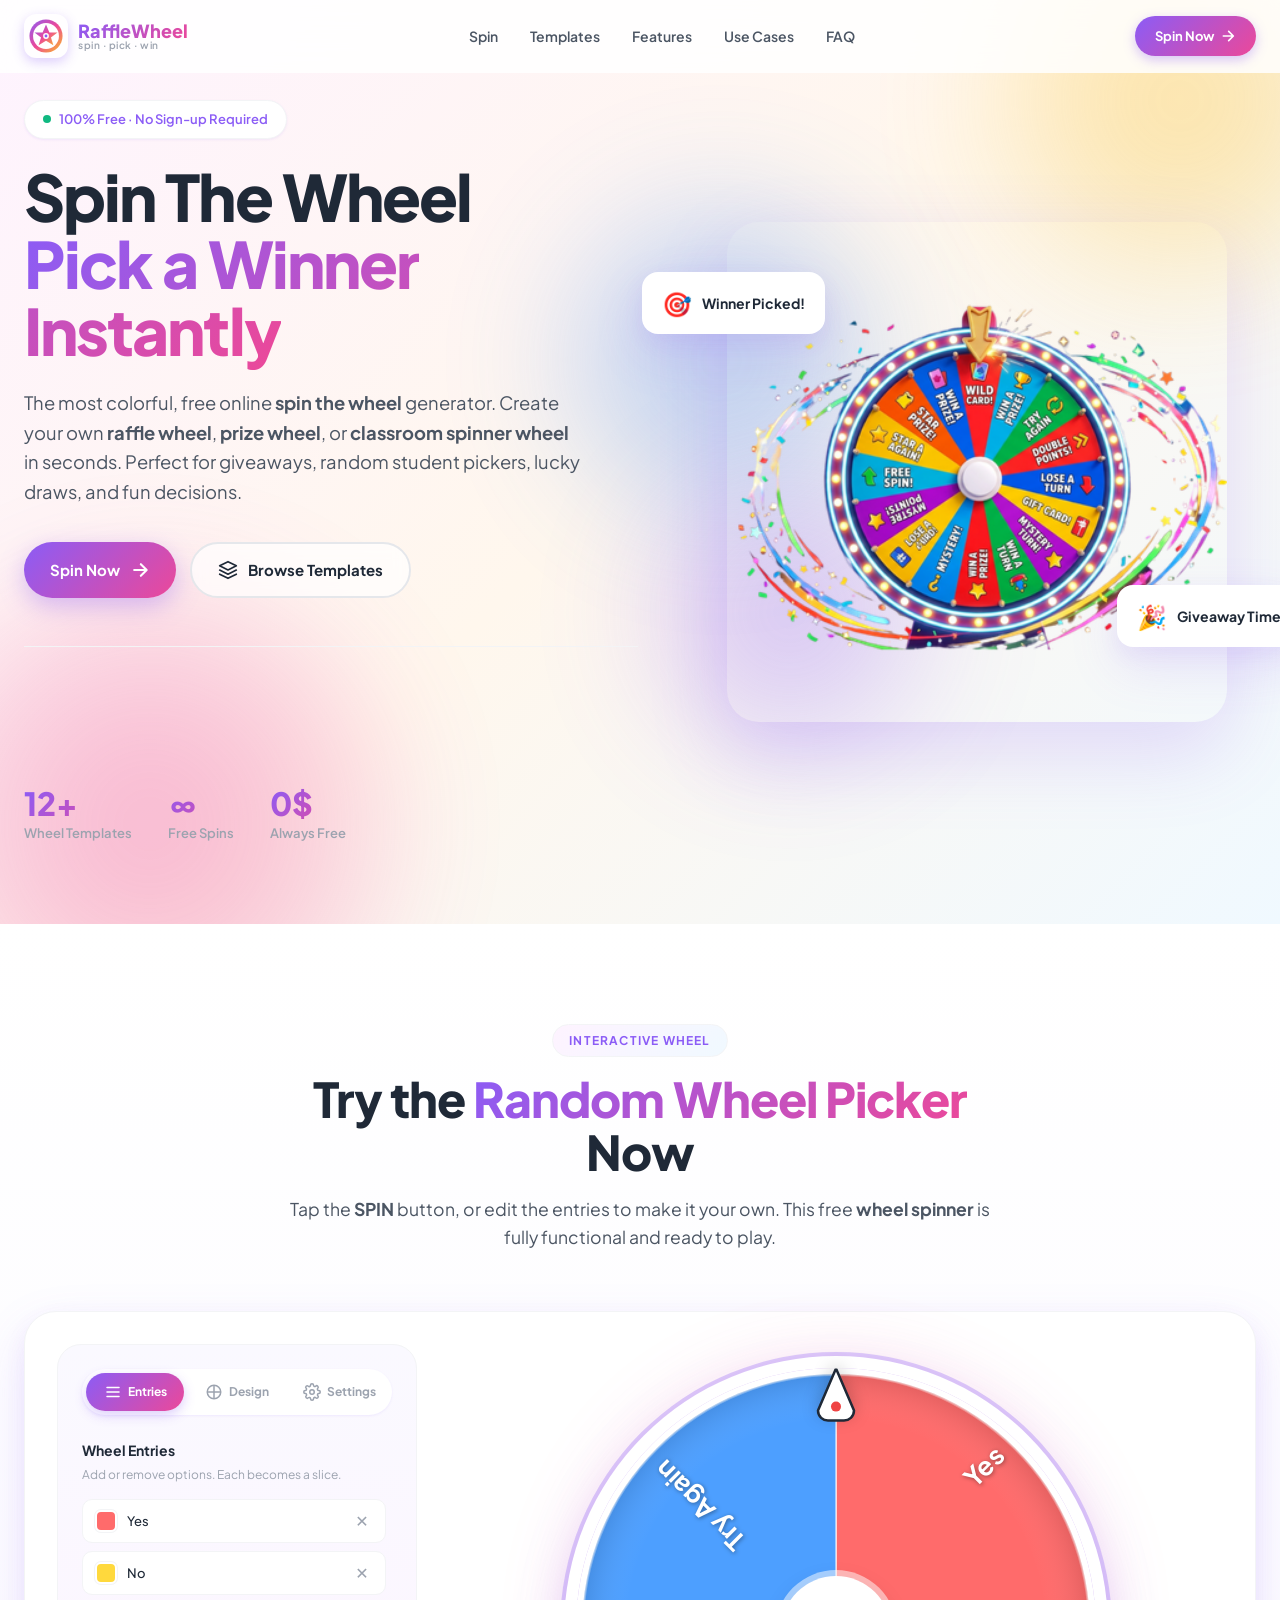
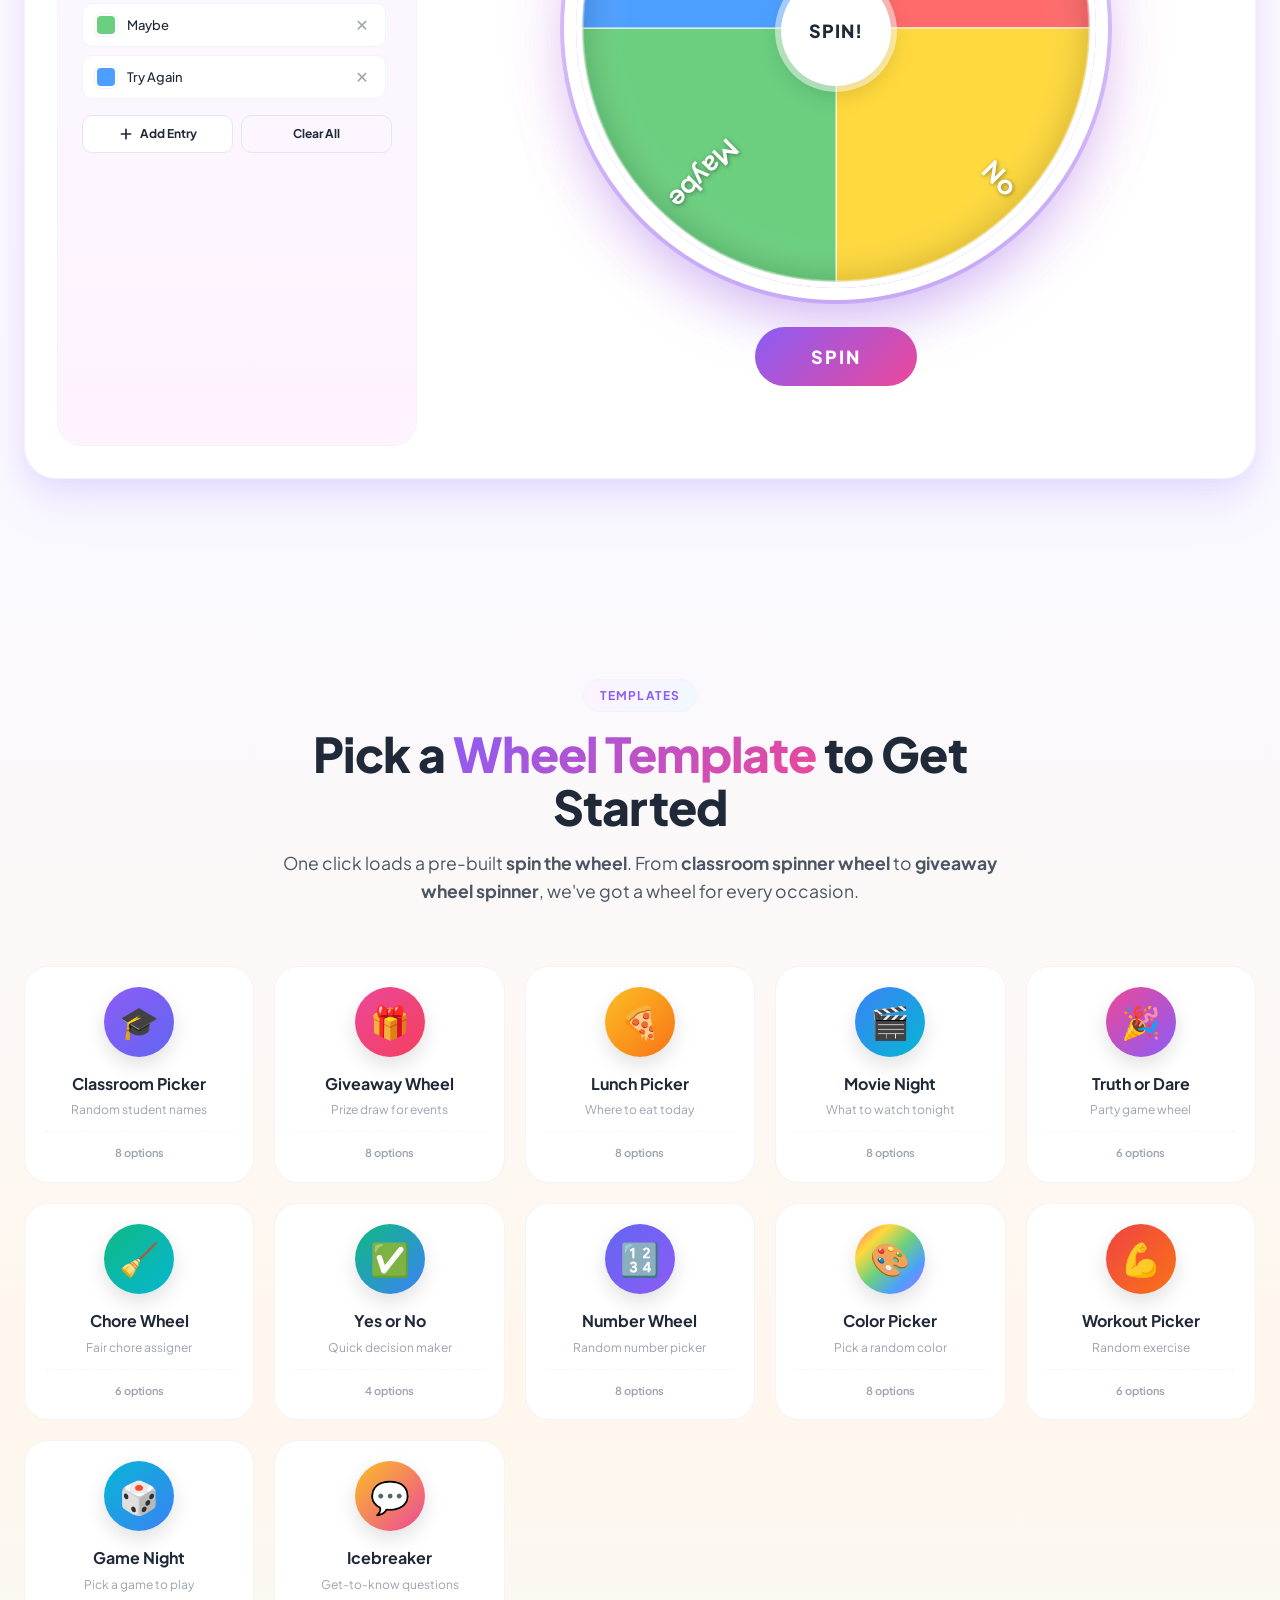
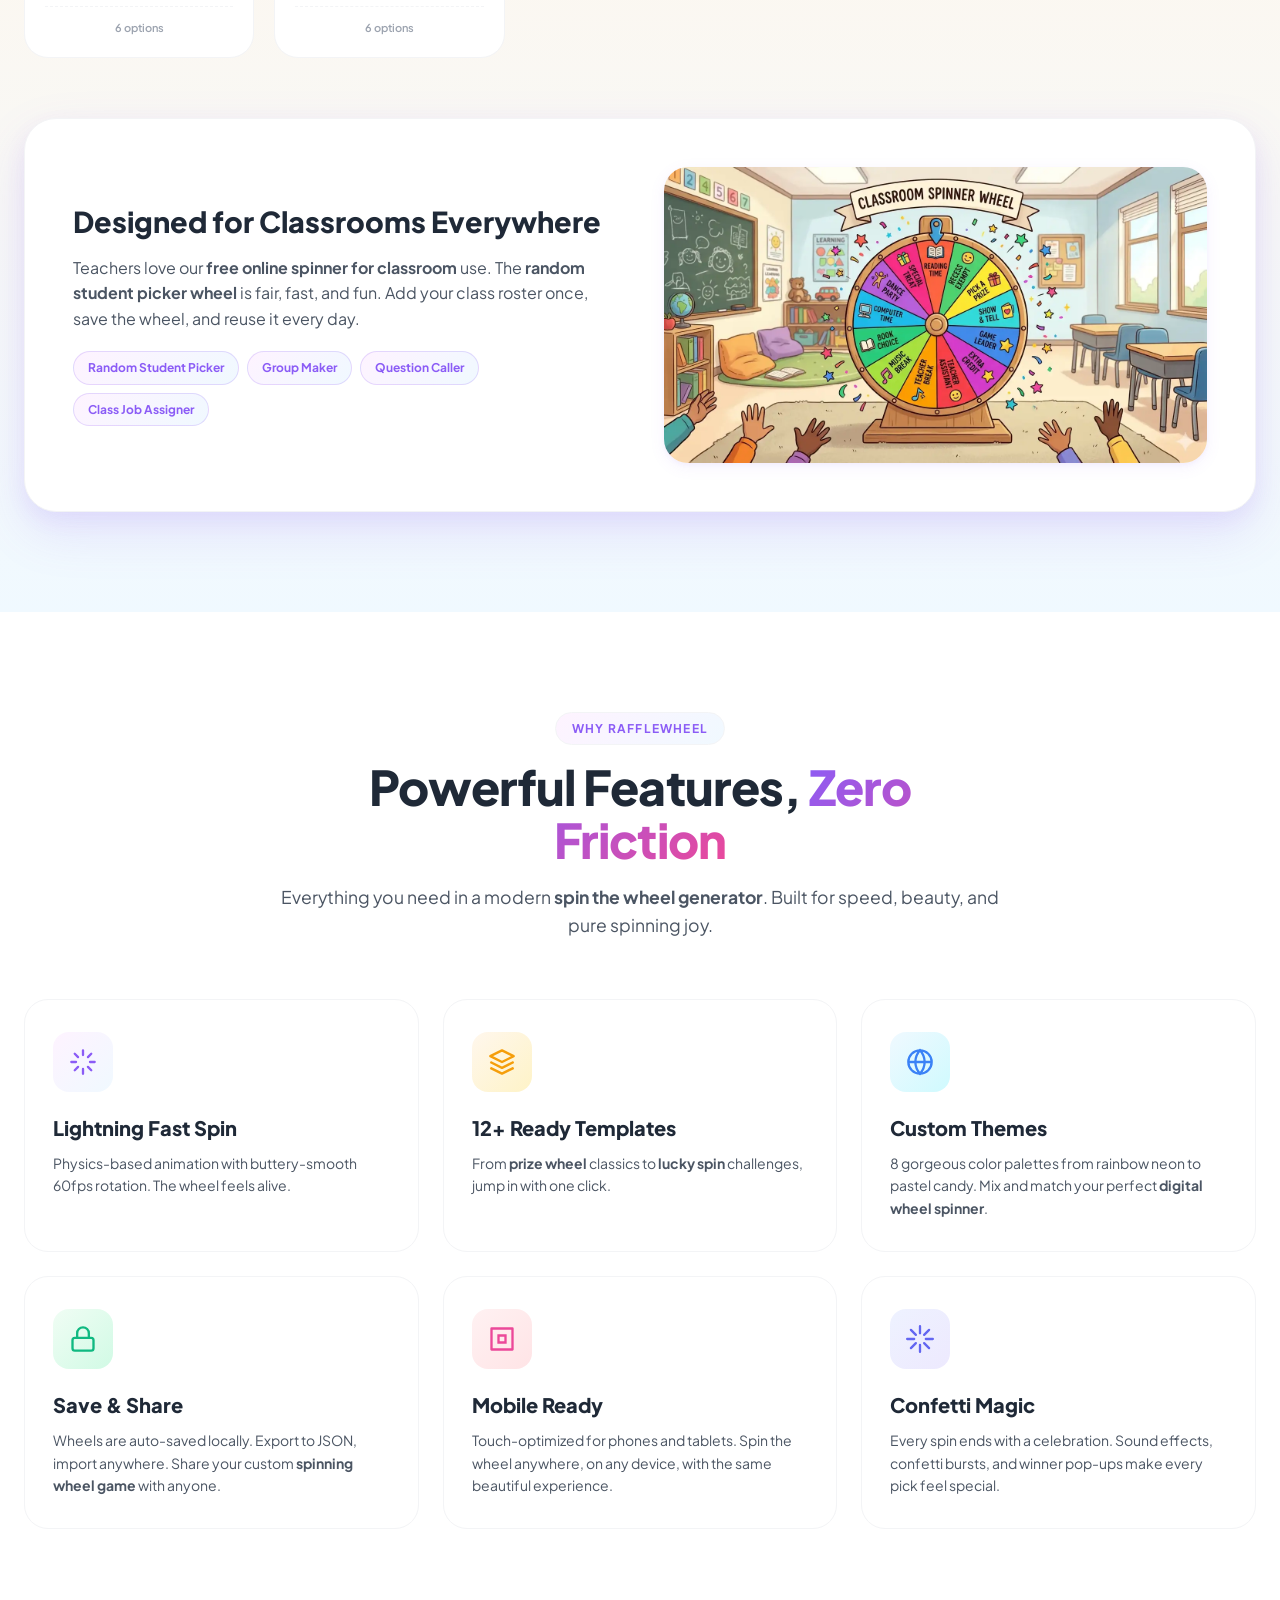
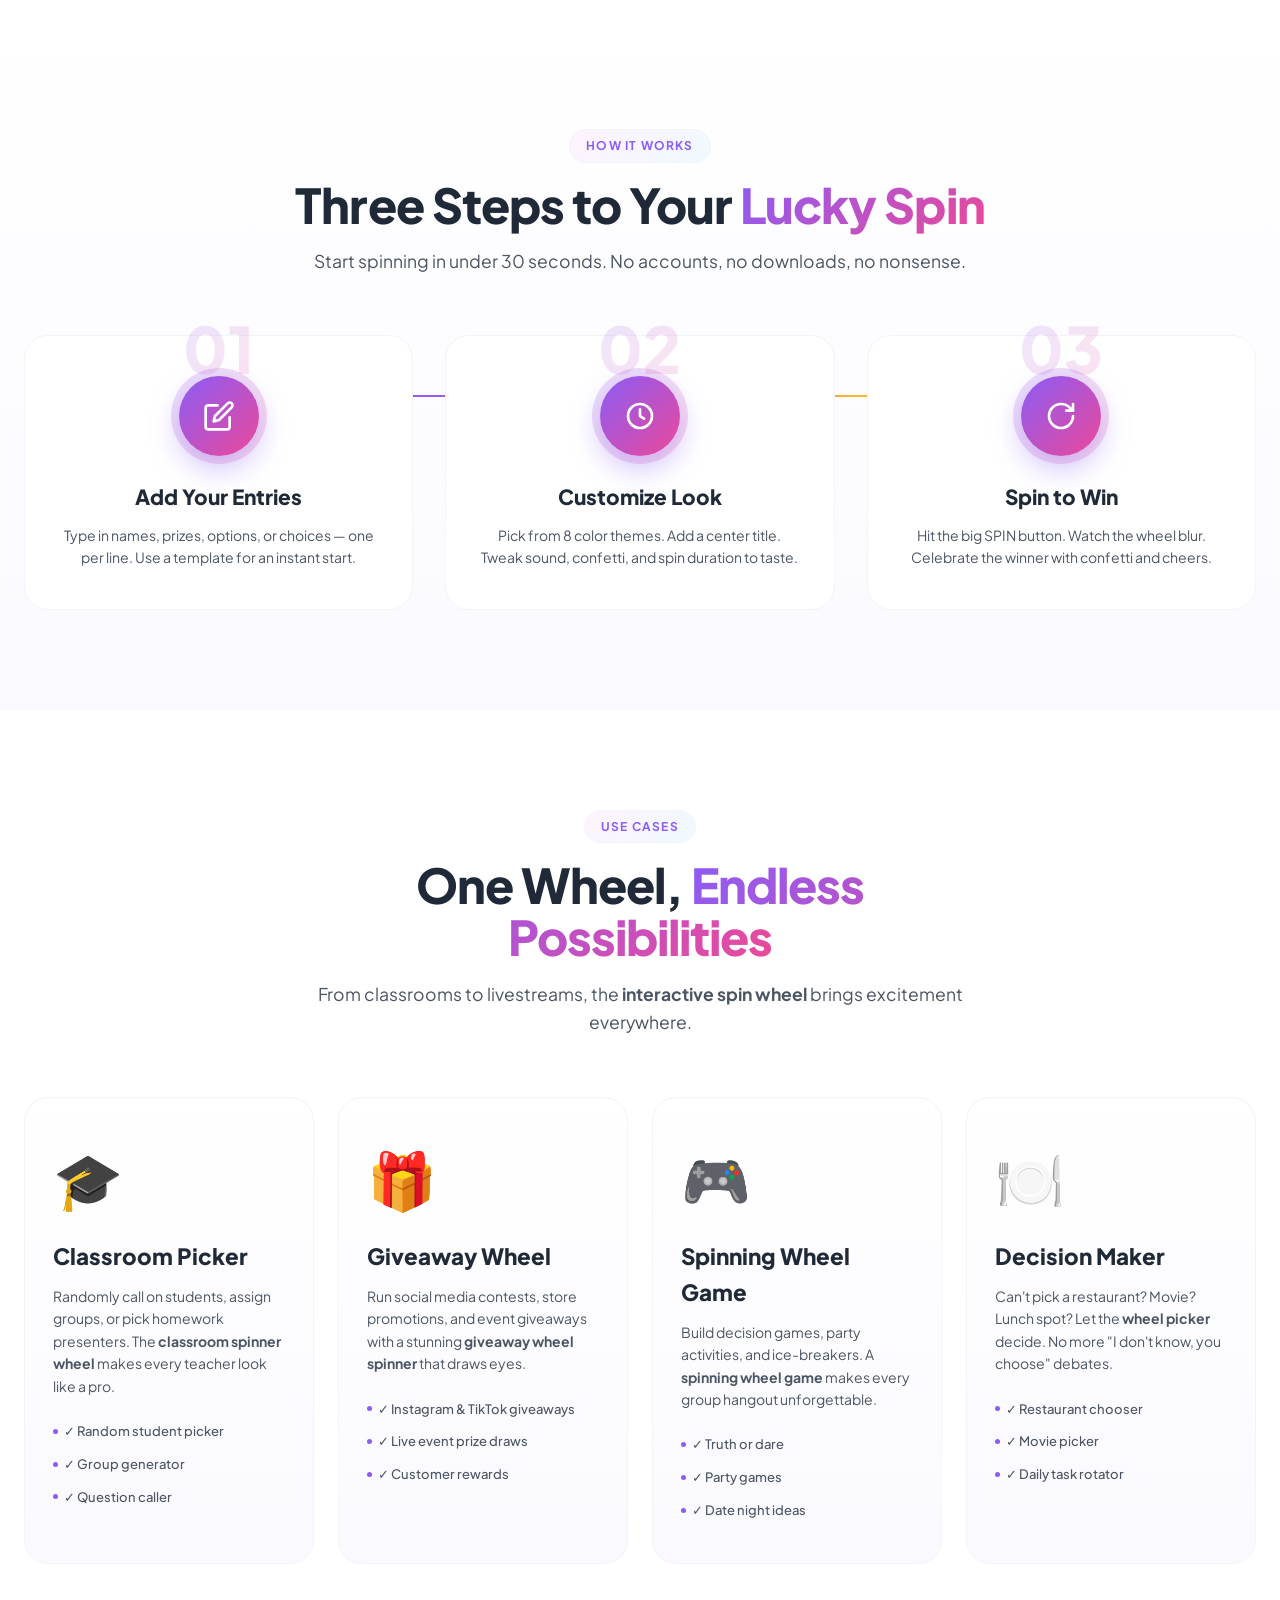
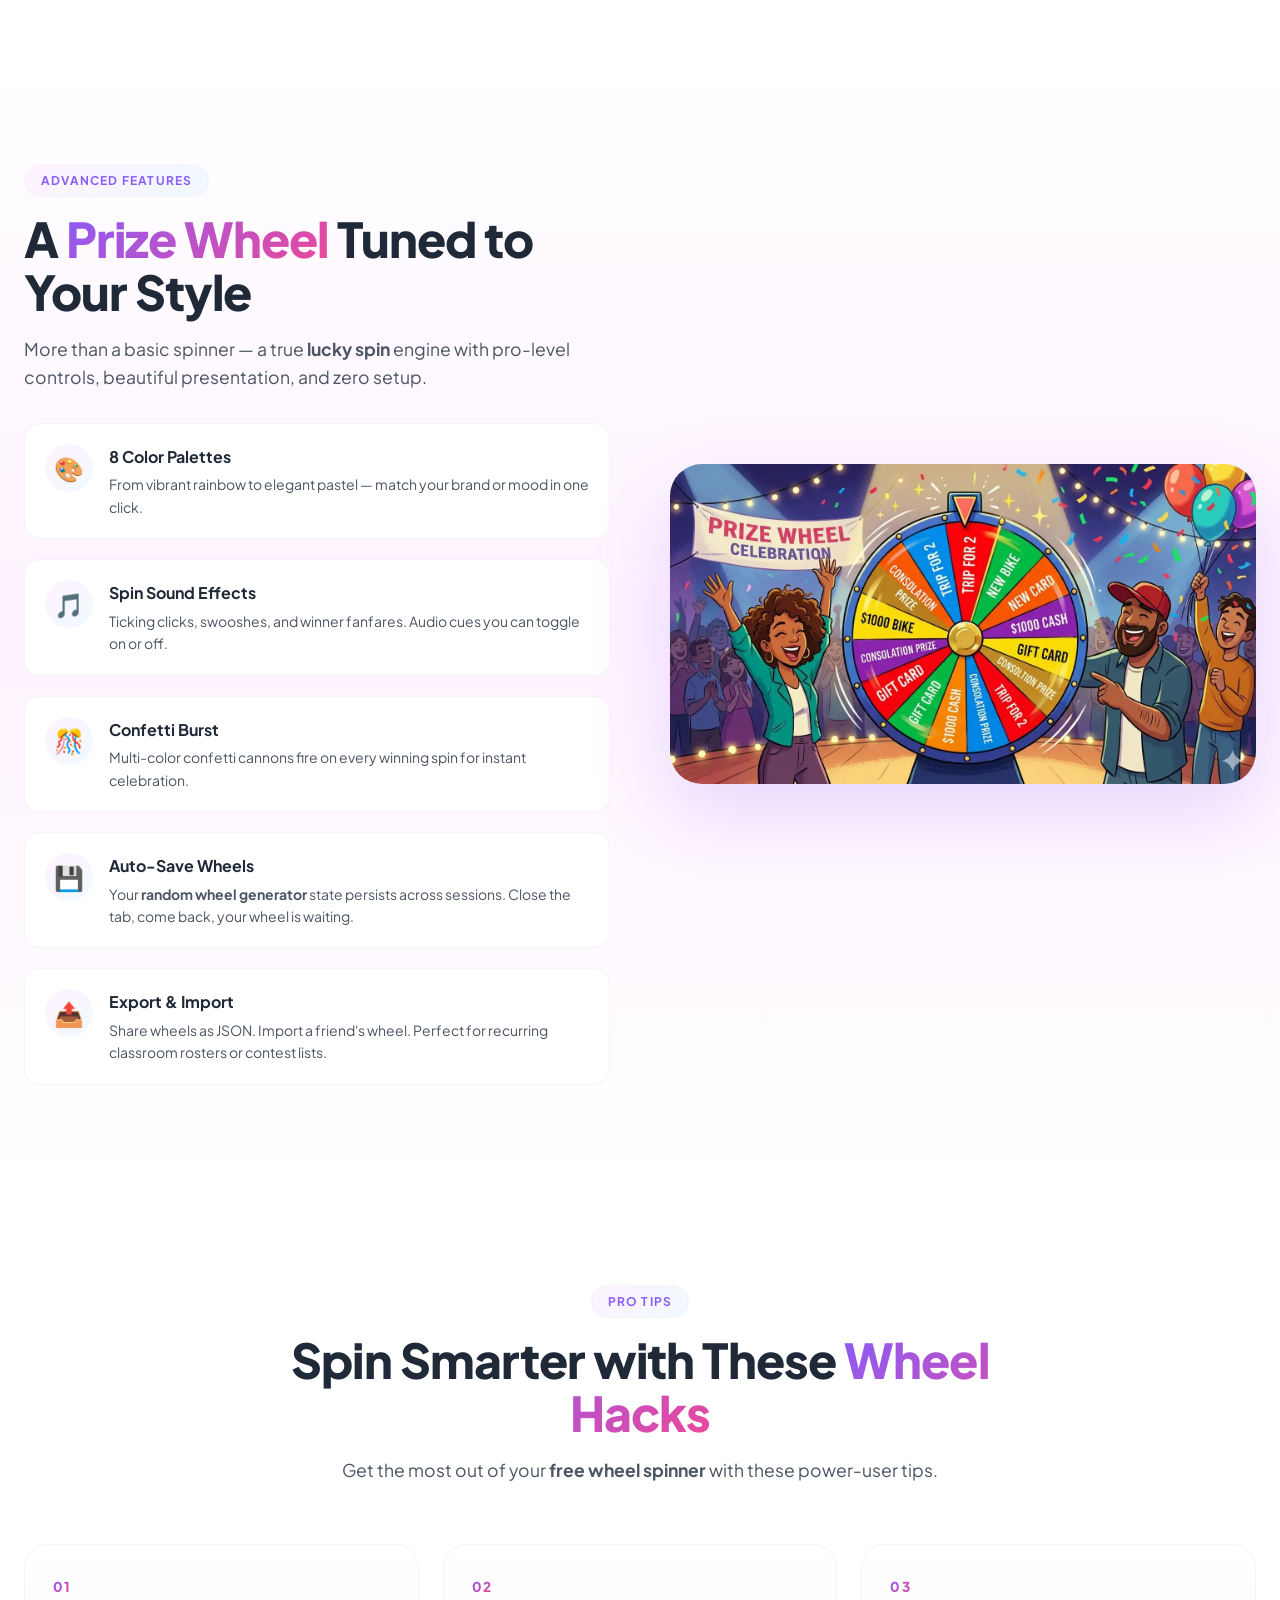
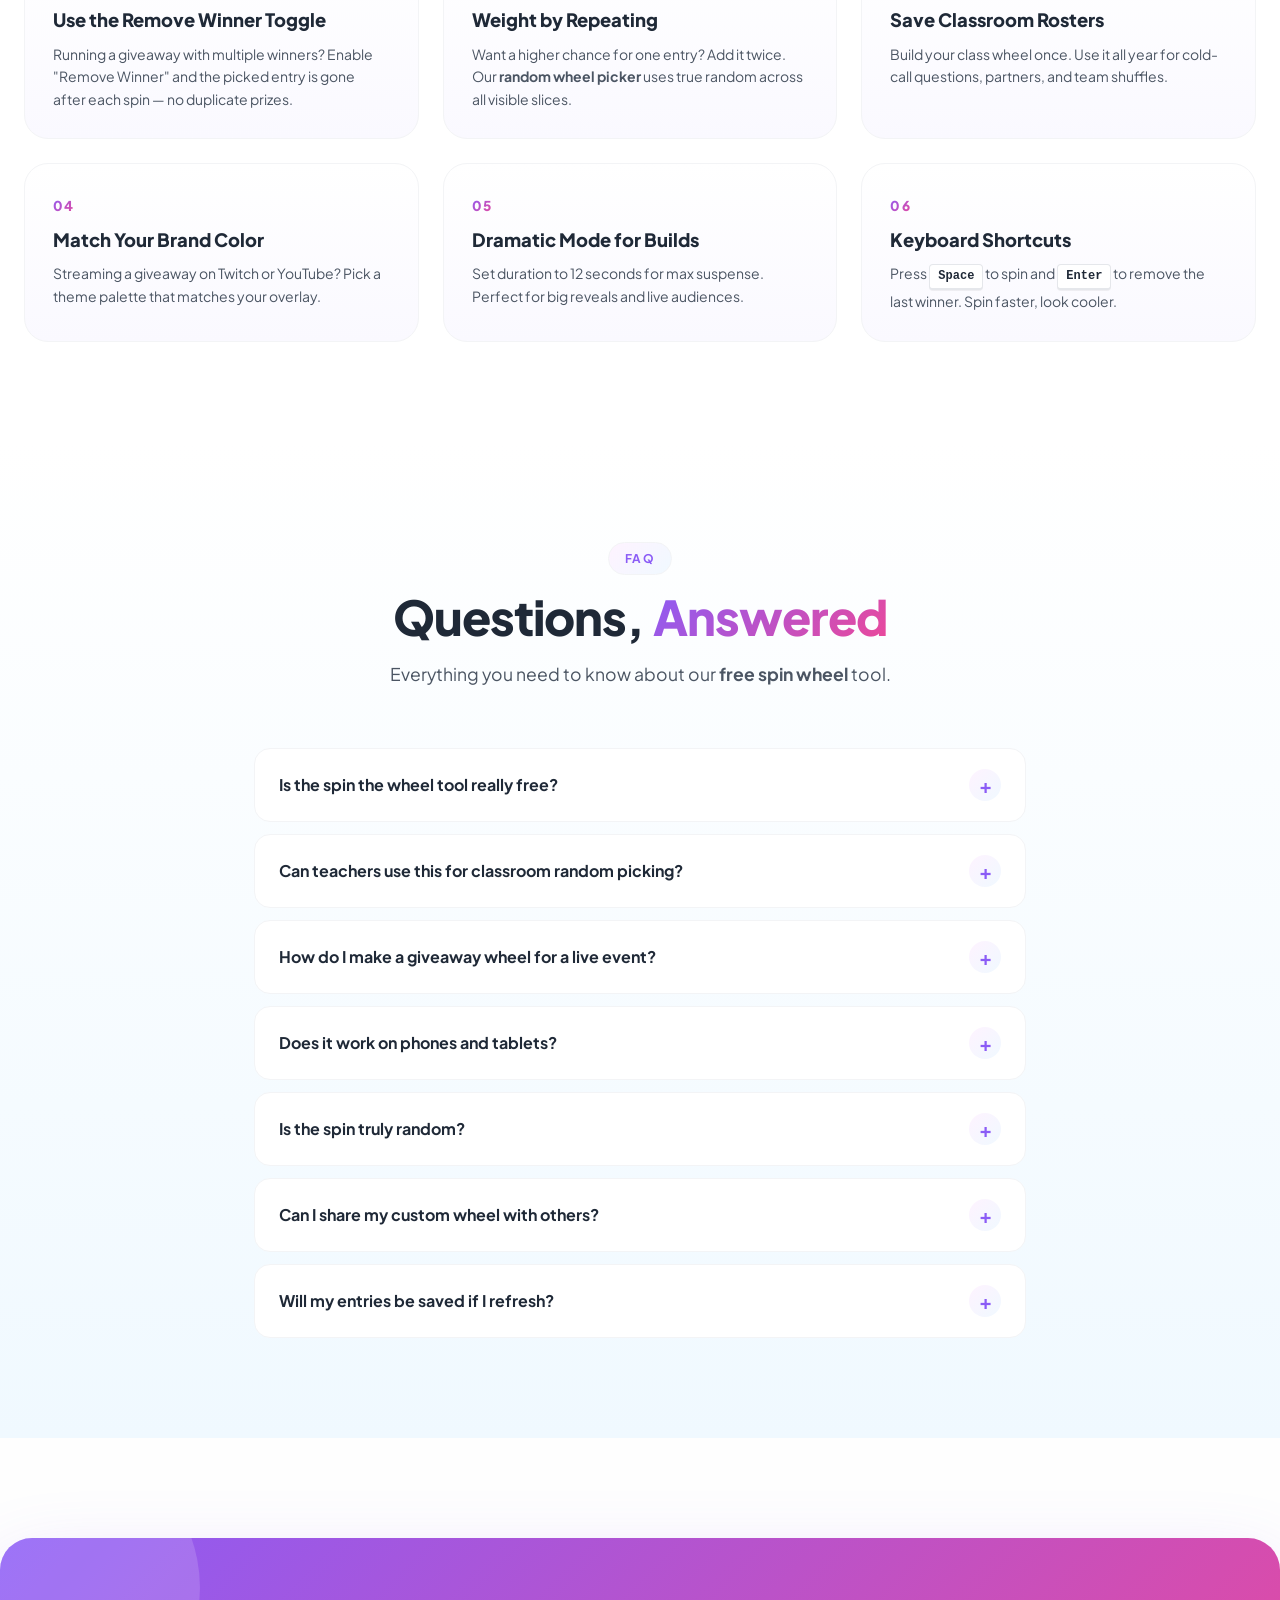
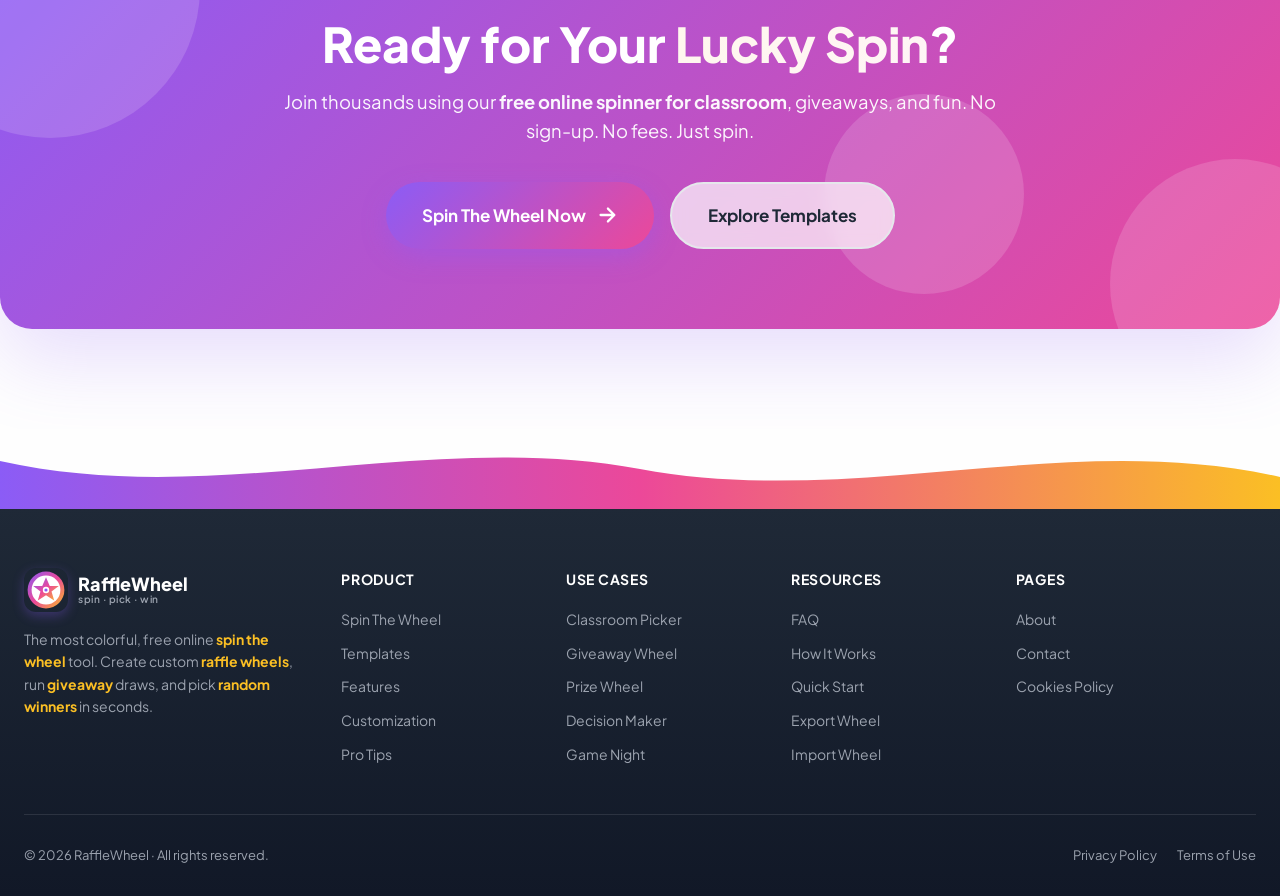
<file: index.html>
<!DOCTYPE html>
<html lang="en">
<head>
    <!-- Google tag (gtag.js) -->
<script async src="https://www.googletagmanager.com/gtag/js?id=G-THTV6Q12SE"></script>
<script>
  window.dataLayer = window.dataLayer || [];
  function gtag(){dataLayer.push(arguments);}
  gtag('js', new Date());

  gtag('config', 'G-THTV6Q12SE');
</script>
    <meta charset="UTF-8">
    <meta name="viewport" content="width=device-width, initial-scale=1.0, maximum-scale=5.0">
    <meta name="theme-color" content="#8b5cf6">
    <title>Spin The Wheel · Free Online Wheel Spinner | Raffle Wheel</title>
    <meta name="description" content="Free online spin the wheel, raffle wheel, and random wheel picker. Create custom wheels for classrooms, giveaways, prize draws, and decision making. Free wheel spinner with no sign-up.">
    <meta name="keywords" content="raffle wheel, spin the wheel, classroom spinner wheel, random student picker wheel, free online spinner for classroom, interactive spin wheel, random wheel generator, spin the wheel generator, random wheel picker, wheel picker, free spin wheel, free wheel spinner, spin wheel game, spinning wheel game, giveaway wheel spinner, prize wheel, digital wheel spinner, lucky spin">
    <meta name="author" content="RaffleWheel">
    <meta name="robots" content="index, follow">
    <link rel="canonical" href="https://rafflewheel.github.io/">

    <!-- Open Graph -->
    <meta property="og:type" content="website">
    <meta property="og:url" content="https://rafflewheel.github.io/">
    <meta property="og:title" content="Spin The Wheel · Free Online Wheel Spinner & Random Picker">
    <meta property="og:description" content="Free online spin the wheel, raffle wheel, and random wheel picker for classrooms, giveaways, and prize draws. No sign-up required.">
    <meta property="og:image" content="https://rafflewheel.github.io/images/wheel-hero.svg">
    <meta property="og:site_name" content="RaffleWheel">

    <!-- Twitter -->
    <meta name="twitter:card" content="summary_large_image">
    <meta name="twitter:title" content="Spin The Wheel · Free Online Wheel Spinner">
    <meta name="twitter:description" content="Free online spin the wheel, raffle wheel, and random wheel picker.">
    <meta name="twitter:image" content="https://rafflewheel.github.io/images/wheel-hero.svg">

    <!-- Favicon -->
    <link rel="icon" type="image/png" sizes="32x32" href="/favicon.png">

    <!-- Preconnect -->
    <link rel="preconnect" href="https://fonts.googleapis.com">
    <link rel="preconnect" href="https://fonts.gstatic.com" crossorigin>
    <link href="https://fonts.googleapis.com/css2?family=Plus+Jakarta+Sans:wght@400;500;600;700;800&family=Pacifico&display=swap" rel="stylesheet">

    <link rel="stylesheet" href="css/styles.css">

    <!-- JSON-LD Schema Markup -->
    <script type="application/ld+json">
    {
        "@context": "https://schema.org",
        "@type": "WebApplication",
        "name": "RaffleWheel - Spin The Wheel",
        "url": "https://rafflewheel.github.io/",
        "description": "Free online spin the wheel, raffle wheel, and random wheel picker for classrooms, giveaways, prize draws, and decision making.",
        "applicationCategory": "MultimediaApplication",
        "operatingSystem": "Any (Web Browser)",
        "browserRequirements": "Modern web browser with JavaScript enabled",
        "offers": {
            "@type": "Offer",
            "price": "0",
            "priceCurrency": "USD"
        },
        "featureList": [
            "Custom spin the wheel",
            "Classroom random student picker",
            "Prize wheel for giveaways",
            "Multiple wheel templates",
            "Save and share wheels",
            "Custom colors and themes",
            "Sound effects",
            "Mobile friendly"
        ],
        "creator": {
            "@type": "Organization",
            "name": "RaffleWheel"
        }
    }
    </script>

    <script type="application/ld+json">
    {
        "@context": "https://schema.org",
        "@type": "FAQPage",
        "mainEntity": [
            {
                "@type": "Question",
                "name": "Is the spin the wheel tool free to use?",
                "acceptedAnswer": {
                    "@type": "Answer",
                    "text": "Yes! RaffleWheel is 100% free to use with no sign-up required. Spin as many wheels as you want, whenever you want."
                }
            },
            {
                "@type": "Question",
                "name": "Can I use the random student picker wheel for my classroom?",
                "acceptedAnswer": {
                    "@type": "Answer",
                    "text": "Absolutely! Our classroom spinner wheel is perfect for teachers. Just add your student names, spin, and let the wheel pick a random student for you."
                }
            },
            {
                "@type": "Question",
                "name": "How do I create a custom prize wheel for giveaways?",
                "acceptedAnswer": {
                    "@type": "Answer",
                    "text": "Click the 'Customize' button, add your prize names, choose colors, and save. Your giveaway wheel spinner is ready to use instantly."
                }
            },
            {
                "@type": "Question",
                "name": "Does the wheel spinner work on mobile devices?",
                "acceptedAnswer": {
                    "@type": "Answer",
                    "text": "Yes, our digital wheel spinner is fully mobile responsive. Spin the wheel on your phone, tablet, or desktop with the same smooth experience."
                }
            },
            {
                "@type": "Question",
                "name": "Can I save my wheels for later?",
                "acceptedAnswer": {
                    "@type": "Answer",
                    "text": "Yes! Your wheels are saved automatically in your browser. You can also export and import wheels to share them with friends or colleagues."
                }
            },
            {
                "@type": "Question",
                "name": "Is the random wheel picker truly random?",
                "acceptedAnswer": {
                    "@type": "Answer",
                    "text": "Yes, our random wheel generator uses cryptographically strong randomization combined with realistic physics-based spin animation to ensure fair, unbiased picks."
                }
            }
        ]
    }
    </script>

    <script type="application/ld+json">
    {
        "@context": "https://schema.org",
        "@type": "BreadcrumbList",
        "itemListElement": [
            {
                "@type": "ListItem",
                "position": 1,
                "name": "Home",
                "item": "https://rafflewheel.github.io/"
            },
            {
                "@type": "ListItem",
                "position": 2,
                "name": "Spin The Wheel",
                "item": "https://rafflewheel.github.io/#spin"
            },
            {
                "@type": "ListItem",
                "position": 3,
                "name": "Templates",
                "item": "https://rafflewheel.github.io/#templates"
            }
        ]
    }
    </script>
</head>
<body>
    <!-- Header Container -->
    <div id="header-container"></div>

    <main>
        <!-- SECTION 1: Hero with main wheel -->
        <section class="hero" id="spin">
            <div class="hero-bg-shapes">
                <div class="shape shape-1"></div>
                <div class="shape shape-2"></div>
                <div class="shape shape-3"></div>
                <div class="shape shape-4"></div>
            </div>
            <div class="container hero-grid">
                <div class="hero-content">
                    <span class="hero-badge">
                        <span class="badge-dot"></span>
                        100% Free · No Sign-up Required
                    </span>
                    <h1 class="hero-title">
                        Spin The Wheel<br>
                        <span class="gradient-text">Pick a Winner Instantly</span>
                    </h1>
                    <p class="hero-subtitle">
                        The most colorful, free online <strong>spin the wheel</strong> generator. Create your own
                        <strong>raffle wheel</strong>, <strong>prize wheel</strong>, or
                        <strong>classroom spinner wheel</strong> in seconds. Perfect for giveaways,
                        random student pickers, lucky draws, and fun decisions.
                    </p>
                    <div class="hero-actions">
                        <a href="#wheel-app" class="btn btn-primary">
                            <span>Spin Now</span>
                            <svg width="20" height="20" viewBox="0 0 24 24" fill="none">
                                <path d="M5 12h14M13 5l7 7-7 7" stroke="currentColor" stroke-width="2.5" stroke-linecap="round" stroke-linejoin="round"/>
                            </svg>
                        </a>
                        <a href="#templates" class="btn btn-ghost">
                            <svg width="20" height="20" viewBox="0 0 24 24" fill="none">
                                <path d="M12 2L2 7l10 5 10-5-10-5zM2 17l10 5 10-5M2 12l10 5 10-5" stroke="currentColor" stroke-width="2" stroke-linecap="round" stroke-linejoin="round"/>
                            </svg>
                            <span>Browse Templates</span>
                        </a>
                    </div>
                    <div class="hero-stats">
                        <div class="stat">
                            <div class="stat-number">12+</div>
                            <div class="stat-label">Wheel Templates</div>
                        </div>
                        <div class="stat">
                            <div class="stat-number">∞</div>
                            <div class="stat-label">Free Spins</div>
                        </div>
                        <div class="stat">
                            <div class="stat-number">0$</div>
                            <div class="stat-label">Always Free</div>
                        </div>
                    </div>
                </div>
                <div class="hero-visual">
                    <div class="floating-card card-1">
                        <div class="card-emoji">🎯</div>
                        <div class="card-text">Winner Picked!</div>
                    </div>
                    <div class="floating-card card-2">
                        <div class="card-emoji">🎉</div>
                        <div class="card-text">Giveaway Time</div>
                    </div>
                    <div class="hero-image-wrap">
                        <img src="images/wheel-hero.png" alt="Colorful spin the wheel illustration" class="hero-image" loading="eager">
                    </div>
                </div>
            </div>
        </section>

        <!-- SECTION 2: Main Wheel App -->
        <section class="wheel-section" id="wheel-app">
            <div class="container">
                <div class="section-head">
                    <span class="section-tag">Interactive Wheel</span>
                    <h2 class="section-title">Try the <span class="gradient-text">Random Wheel Picker</span> Now</h2>
                    <p class="section-subtitle">Tap the <strong>SPIN</strong> button, or edit the entries to make it your own. This free <strong>wheel spinner</strong> is fully functional and ready to play.</p>
                </div>

                <div class="wheel-app">
                    <aside class="wheel-sidebar">
                        <div class="sidebar-tabs">
                            <button class="tab-btn active" data-tab="entries">
                                <svg width="18" height="18" viewBox="0 0 24 24" fill="none">
                                    <path d="M4 6h16M4 12h16M4 18h16" stroke="currentColor" stroke-width="2" stroke-linecap="round"/>
                                </svg>
                                Entries
                            </button>
                            <button class="tab-btn" data-tab="design">
                                <svg width="18" height="18" viewBox="0 0 24 24" fill="none">
                                    <circle cx="12" cy="12" r="9" stroke="currentColor" stroke-width="2"/>
                                    <path d="M12 3v18M3 12h18" stroke="currentColor" stroke-width="2"/>
                                </svg>
                                Design
                            </button>
                            <button class="tab-btn" data-tab="settings">
                                <svg width="18" height="18" viewBox="0 0 24 24" fill="none">
                                    <circle cx="12" cy="12" r="3" stroke="currentColor" stroke-width="2"/>
                                    <path d="M19.4 15a1.65 1.65 0 00.33 1.82l.06.06a2 2 0 01-2.83 2.83l-.06-.06a1.65 1.65 0 00-1.82-.33 1.65 1.65 0 00-1 1.51V21a2 2 0 01-4 0v-.09A1.65 1.65 0 009 19.4a1.65 1.65 0 00-1.82.33l-.06.06a2 2 0 01-2.83-2.83l.06-.06a1.65 1.65 0 00.33-1.82 1.65 1.65 0 00-1.51-1H3a2 2 0 010-4h.09A1.65 1.65 0 004.6 9a1.65 1.65 0 00-.33-1.82l-.06-.06a2 2 0 012.83-2.83l.06.06a1.65 1.65 0 001.82.33H9a1.65 1.65 0 001-1.51V3a2 2 0 014 0v.09a1.65 1.65 0 001 1.51 1.65 1.65 0 001.82-.33l.06-.06a2 2 0 012.83 2.83l-.06.06a1.65 1.65 0 00-.33 1.82V9a1.65 1.65 0 001.51 1H21a2 2 0 010 4h-.09a1.65 1.65 0 00-1.51 1z" stroke="currentColor" stroke-width="2"/>
                                </svg>
                                Settings
                            </button>
                        </div>

                        <div class="tab-panel active" data-panel="entries">
                            <h3>Wheel Entries</h3>
                            <p class="panel-hint">Add or remove options. Each becomes a slice.</p>
                            <div class="entries-list" id="entries-list"></div>
                            <div class="entries-actions">
                                <button class="btn-secondary" id="add-entry">
                                    <svg width="16" height="16" viewBox="0 0 24 24" fill="none">
                                        <path d="M12 5v14M5 12h14" stroke="currentColor" stroke-width="2.5" stroke-linecap="round"/>
                                    </svg>
                                    Add Entry
                                </button>
                                <button class="btn-secondary btn-ghost-sm" id="clear-entries">Clear All</button>
                            </div>
                        </div>

                        <div class="tab-panel" data-panel="design">
                            <h3>Color Theme</h3>
                            <p class="panel-hint">Pick a preset or make your own.</p>
                            <div class="theme-grid">
                                <button class="theme-swatch active" data-theme="rainbow" style="background: conic-gradient(#ff6b6b, #ffd93d, #6bcf7f, #4d9fff, #b66bff, #ff6b6d);"></button>
                                <button class="theme-swatch" data-theme="sunset" style="background: linear-gradient(135deg, #ff6b6b, #ffd93d, #ff8c42);"></button>
                                <button class="theme-swatch" data-theme="ocean" style="background: linear-gradient(135deg, #4d9fff, #6bcf7f, #4dd0e1);"></button>
                                <button class="theme-swatch" data-theme="candy" style="background: linear-gradient(135deg, #ff6bb5, #b66bff, #6bcfff);"></button>
                                <button class="theme-swatch" data-theme="forest" style="background: linear-gradient(135deg, #2d6a4f, #6bcf7f, #95d5b2);"></button>
                                <button class="theme-swatch" data-theme="neon" style="background: linear-gradient(135deg, #ff006e, #8338ec, #3a86ff, #06ffa5);"></button>
                                <button class="theme-swatch" data-theme="pastel" style="background: linear-gradient(135deg, #ffd6e0, #c7ceea, #b5ead7, #ffdac1);"></button>
                                <button class="theme-swatch" data-theme="fire" style="background: linear-gradient(135deg, #ff0844, #ffb199, #ff6b35);"></button>
                            </div>
                            <h3 style="margin-top: 20px;">Center Title</h3>
                            <input type="text" id="center-title" value="SPIN!" maxlength="12" class="text-input">
                        </div>

                        <div class="tab-panel" data-panel="settings">
                            <h3>Spin Settings</h3>
                            <p class="panel-hint">Customize how the wheel behaves.</p>
                            <label class="setting-row">
                                <span>Spin Duration</span>
                                <select id="spin-duration" class="text-input">
                                    <option value="3">Quick (3s)</option>
                                    <option value="5" selected>Normal (5s)</option>
                                    <option value="8">Dramatic (8s)</option>
                                    <option value="12">Epic (12s)</option>
                                </select>
                            </label>
                            <label class="setting-row">
                                <span>Sound Effects</span>
                                <label class="switch">
                                    <input type="checkbox" id="sound-toggle" checked>
                                    <span class="slider"></span>
                                </label>
                            </label>
                            <label class="setting-row">
                                <span>Confetti Burst</span>
                                <label class="switch">
                                    <input type="checkbox" id="confetti-toggle" checked>
                                    <span class="slider"></span>
                                </label>
                            </label>
                            <label class="setting-row">
                                <span>Remove Winner Option</span>
                                <label class="switch">
                                    <input type="checkbox" id="remove-winner-toggle">
                                    <span class="slider"></span>
                                </label>
                            </label>
                            <div class="danger-zone">
                                <button class="btn-secondary btn-danger" id="reset-wheel">Reset Wheel</button>
                            </div>
                        </div>
                    </aside>

                    <div class="wheel-stage">
                        <div class="wheel-pointer">
                            <svg width="44" height="56" viewBox="0 0 44 56" fill="none">
                                <path d="M22 56L4 14C4 8 9 4 14 4H30C35 4 40 8 40 14L22 56Z" fill="#fff" stroke="#1f2937" stroke-width="2.5" stroke-linejoin="round"/>
                                <circle cx="22" cy="18" r="5" fill="#ef4444"/>
                            </svg>
                        </div>
                        <div class="wheel-container" id="wheel-container">
                            <canvas id="wheel-canvas" width="600" height="600"></canvas>
                            <div class="wheel-center" id="wheel-center">SPIN!</div>
                        </div>
                        <div class="wheel-controls">
                            <button class="spin-btn" id="spin-btn">
                                <span class="spin-btn-bg"></span>
                                <span class="spin-btn-text">SPIN</span>
                            </button>
                            <div class="last-result" id="last-result"></div>
                        </div>
                    </div>
                </div>
            </div>
        </section>

        <!-- SECTION 3: Wheel Templates Gallery (with image) -->
        <section class="templates-section" id="templates">
            <div class="container">
                <div class="section-head">
                    <span class="section-tag">Templates</span>
                    <h2 class="section-title">Pick a <span class="gradient-text">Wheel Template</span> to Get Started</h2>
                    <p class="section-subtitle">One click loads a pre-built <strong>spin the wheel</strong>. From <strong>classroom spinner wheel</strong> to <strong>giveaway wheel spinner</strong>, we've got a wheel for every occasion.</p>
                </div>

                <div class="templates-grid" id="templates-grid">
                    <!-- Templates loaded via JS -->
                </div>

                <div class="templates-cta">
                    <div class="templates-cta-content">
                        <h3>Designed for Classrooms Everywhere</h3>
                        <p>Teachers love our <strong>free online spinner for classroom</strong> use. The <strong>random student picker wheel</strong> is fair, fast, and fun. Add your class roster once, save the wheel, and reuse it every day.</p>
                        <div class="templates-cta-tags">
                            <span class="pill">Random Student Picker</span>
                            <span class="pill">Group Maker</span>
                            <span class="pill">Question Caller</span>
                            <span class="pill">Class Job Assigner</span>
                        </div>
                    </div>
                    <div class="templates-cta-image">
                        <img src="images/classroom.webp" alt="Classroom spinner wheel in use" loading="lazy">
                    </div>
                </div>
            </div>
        </section>

        <!-- SECTION 4: Features -->
        <section class="features-section" id="features">
            <div class="container">
                <div class="section-head">
                    <span class="section-tag">Why RaffleWheel</span>
                    <h2 class="section-title">Powerful Features, <span class="gradient-text">Zero Friction</span></h2>
                    <p class="section-subtitle">Everything you need in a modern <strong>spin the wheel generator</strong>. Built for speed, beauty, and pure spinning joy.</p>
                </div>

                <div class="features-grid">
                    <div class="feature-card feature-1">
                        <div class="feature-icon">
                            <svg width="28" height="28" viewBox="0 0 24 24" fill="none">
                                <path d="M12 2v4M12 18v4M4.93 4.93l2.83 2.83M16.24 16.24l2.83 2.83M2 12h4M18 12h4M4.93 19.07l2.83-2.83M16.24 7.76l2.83-2.83" stroke="currentColor" stroke-width="2" stroke-linecap="round"/>
                            </svg>
                        </div>
                        <h3>Lightning Fast Spin</h3>
                        <p>Physics-based animation with buttery-smooth 60fps rotation. The wheel feels alive.</p>
                    </div>
                    <div class="feature-card feature-2">
                        <div class="feature-icon">
                            <svg width="28" height="28" viewBox="0 0 24 24" fill="none">
                                <path d="M12 2L2 7l10 5 10-5-10-5zM2 17l10 5 10-5M2 12l10 5 10-5" stroke="currentColor" stroke-width="2" stroke-linejoin="round"/>
                            </svg>
                        </div>
                        <h3>12+ Ready Templates</h3>
                        <p>From <strong>prize wheel</strong> classics to <strong>lucky spin</strong> challenges, jump in with one click.</p>
                    </div>
                    <div class="feature-card feature-3">
                        <div class="feature-icon">
                            <svg width="28" height="28" viewBox="0 0 24 24" fill="none">
                                <circle cx="12" cy="12" r="10" stroke="currentColor" stroke-width="2"/>
                                <path d="M2 12h20M12 2a15.3 15.3 0 014 10 15.3 15.3 0 01-4 10 15.3 15.3 0 01-4-10 15.3 15.3 0 014-10z" stroke="currentColor" stroke-width="2"/>
                            </svg>
                        </div>
                        <h3>Custom Themes</h3>
                        <p>8 gorgeous color palettes from rainbow neon to pastel candy. Mix and match your perfect <strong>digital wheel spinner</strong>.</p>
                    </div>
                    <div class="feature-card feature-4">
                        <div class="feature-icon">
                            <svg width="28" height="28" viewBox="0 0 24 24" fill="none">
                                <path d="M19 11H5a2 2 0 00-2 2v7a2 2 0 002 2h14a2 2 0 002-2v-7a2 2 0 00-2-2zM7 11V7a5 5 0 0110 0v4" stroke="currentColor" stroke-width="2" stroke-linecap="round"/>
                            </svg>
                        </div>
                        <h3>Save & Share</h3>
                        <p>Wheels are auto-saved locally. Export to JSON, import anywhere. Share your custom <strong>spinning wheel game</strong> with anyone.</p>
                    </div>
                    <div class="feature-card feature-5">
                        <div class="feature-icon">
                            <svg width="28" height="28" viewBox="0 0 24 24" fill="none">
                                <path d="M3 3h18v18H3z" stroke="currentColor" stroke-width="2" stroke-linejoin="round"/>
                                <path d="M9 9h6v6H9z" stroke="currentColor" stroke-width="2"/>
                            </svg>
                        </div>
                        <h3>Mobile Ready</h3>
                        <p>Touch-optimized for phones and tablets. Spin the wheel anywhere, on any device, with the same beautiful experience.</p>
                    </div>
                    <div class="feature-card feature-6">
                        <div class="feature-icon">
                            <svg width="28" height="28" viewBox="0 0 24 24" fill="none">
                                <path d="M12 1v6M12 17v6M4.22 4.22l4.24 4.24M15.54 15.54l4.24 4.24M1 12h6M17 12h6M4.22 19.78l4.24-4.24M15.54 8.46l4.24-4.24" stroke="currentColor" stroke-width="2" stroke-linecap="round"/>
                            </svg>
                        </div>
                        <h3>Confetti Magic</h3>
                        <p>Every spin ends with a celebration. Sound effects, confetti bursts, and winner pop-ups make every pick feel special.</p>
                    </div>
                </div>
            </div>
        </section>

        <!-- SECTION 5: How It Works -->
        <section class="how-section" id="how">
            <div class="container">
                <div class="section-head">
                    <span class="section-tag">How It Works</span>
                    <h2 class="section-title">Three Steps to Your <span class="gradient-text">Lucky Spin</span></h2>
                    <p class="section-subtitle">Start spinning in under 30 seconds. No accounts, no downloads, no nonsense.</p>
                </div>

                <div class="steps-grid">
                    <div class="step-card">
                        <div class="step-number">01</div>
                        <div class="step-icon">
                            <svg width="32" height="32" viewBox="0 0 24 24" fill="none">
                                <path d="M11 4H4a2 2 0 00-2 2v14a2 2 0 002 2h14a2 2 0 002-2v-7" stroke="currentColor" stroke-width="2" stroke-linecap="round"/>
                                <path d="M18.5 2.5a2.121 2.121 0 013 3L12 15l-4 1 1-4 9.5-9.5z" stroke="currentColor" stroke-width="2" stroke-linecap="round" stroke-linejoin="round"/>
                            </svg>
                        </div>
                        <h3>Add Your Entries</h3>
                        <p>Type in names, prizes, options, or choices — one per line. Use a template for an instant start.</p>
                    </div>
                    <div class="step-card">
                        <div class="step-number">02</div>
                        <div class="step-icon">
                            <svg width="32" height="32" viewBox="0 0 24 24" fill="none">
                                <circle cx="12" cy="12" r="9" stroke="currentColor" stroke-width="2"/>
                                <path d="M12 7v5l3 2" stroke="currentColor" stroke-width="2" stroke-linecap="round"/>
                            </svg>
                        </div>
                        <h3>Customize Look</h3>
                        <p>Pick from 8 color themes. Add a center title. Tweak sound, confetti, and spin duration to taste.</p>
                    </div>
                    <div class="step-card">
                        <div class="step-number">03</div>
                        <div class="step-icon">
                            <svg width="32" height="32" viewBox="0 0 24 24" fill="none">
                                <path d="M21 12a9 9 0 11-9-9c2.5 0 4.8 1 6.5 2.7L21 8" stroke="currentColor" stroke-width="2" stroke-linecap="round" stroke-linejoin="round"/>
                                <path d="M21 3v5h-5" stroke="currentColor" stroke-width="2" stroke-linecap="round" stroke-linejoin="round"/>
                            </svg>
                        </div>
                        <h3>Spin to Win</h3>
                        <p>Hit the big SPIN button. Watch the wheel blur. Celebrate the winner with confetti and cheers.</p>
                    </div>
                </div>
            </div>
        </section>

        <!-- SECTION 6: Use Cases -->
        <section class="usecases-section" id="usecases">
            <div class="container">
                <div class="section-head">
                    <span class="section-tag">Use Cases</span>
                    <h2 class="section-title">One Wheel, <span class="gradient-text">Endless Possibilities</span></h2>
                    <p class="section-subtitle">From classrooms to livestreams, the <strong>interactive spin wheel</strong> brings excitement everywhere.</p>
                </div>

                <div class="usecases-grid">
                    <div class="usecase-card">
                        <div class="usecase-emoji">🎓</div>
                        <h3>Classroom Picker</h3>
                        <p>Randomly call on students, assign groups, or pick homework presenters. The <strong>classroom spinner wheel</strong> makes every teacher look like a pro.</p>
                        <ul class="usecase-list">
                            <li>✓ Random student picker</li>
                            <li>✓ Group generator</li>
                            <li>✓ Question caller</li>
                        </ul>
                    </div>
                    <div class="usecase-card">
                        <div class="usecase-emoji">🎁</div>
                        <h3>Giveaway Wheel</h3>
                        <p>Run social media contests, store promotions, and event giveaways with a stunning <strong>giveaway wheel spinner</strong> that draws eyes.</p>
                        <ul class="usecase-list">
                            <li>✓ Instagram & TikTok giveaways</li>
                            <li>✓ Live event prize draws</li>
                            <li>✓ Customer rewards</li>
                        </ul>
                    </div>
                    <div class="usecase-card">
                        <div class="usecase-emoji">🎮</div>
                        <h3>Spinning Wheel Game</h3>
                        <p>Build decision games, party activities, and ice-breakers. A <strong>spinning wheel game</strong> makes every group hangout unforgettable.</p>
                        <ul class="usecase-list">
                            <li>✓ Truth or dare</li>
                            <li>✓ Party games</li>
                            <li>✓ Date night ideas</li>
                        </ul>
                    </div>
                    <div class="usecase-card">
                        <div class="usecase-emoji">🍽️</div>
                        <h3>Decision Maker</h3>
                        <p>Can't pick a restaurant? Movie? Lunch spot? Let the <strong>wheel picker</strong> decide. No more "I don't know, you choose" debates.</p>
                        <ul class="usecase-list">
                            <li>✓ Restaurant chooser</li>
                            <li>✓ Movie picker</li>
                            <li>✓ Daily task rotator</li>
                        </ul>
                    </div>
                </div>
            </div>
        </section>

        <!-- SECTION 7: Advanced Customization (with image) -->
        <section class="customize-section" id="customize">
            <div class="container customize-grid">
                <div class="customize-content">
                    <span class="section-tag">Advanced Features</span>
                    <h2 class="section-title">A <span class="gradient-text">Prize Wheel</span> Tuned to Your Style</h2>
                    <p class="section-subtitle">More than a basic spinner — a true <strong>lucky spin</strong> engine with pro-level controls, beautiful presentation, and zero setup.</p>

                    <div class="customize-list">
                        <div class="customize-item">
                            <div class="customize-bullet">🎨</div>
                            <div>
                                <h4>8 Color Palettes</h4>
                                <p>From vibrant rainbow to elegant pastel — match your brand or mood in one click.</p>
                            </div>
                        </div>
                        <div class="customize-item">
                            <div class="customize-bullet">🎵</div>
                            <div>
                                <h4>Spin Sound Effects</h4>
                                <p>Ticking clicks, swooshes, and winner fanfares. Audio cues you can toggle on or off.</p>
                            </div>
                        </div>
                        <div class="customize-item">
                            <div class="customize-bullet">🎊</div>
                            <div>
                                <h4>Confetti Burst</h4>
                                <p>Multi-color confetti cannons fire on every winning spin for instant celebration.</p>
                            </div>
                        </div>
                        <div class="customize-item">
                            <div class="customize-bullet">💾</div>
                            <div>
                                <h4>Auto-Save Wheels</h4>
                                <p>Your <strong>random wheel generator</strong> state persists across sessions. Close the tab, come back, your wheel is waiting.</p>
                            </div>
                        </div>
                        <div class="customize-item">
                            <div class="customize-bullet">📤</div>
                            <div>
                                <h4>Export & Import</h4>
                                <p>Share wheels as JSON. Import a friend's wheel. Perfect for recurring classroom rosters or contest lists.</p>
                            </div>
                        </div>
                    </div>
                </div>
                <div class="customize-image">
                    <img src="images/celebration.webp" alt="Prize wheel celebration" loading="lazy">
                </div>
            </div>
        </section>

        <!-- SECTION 8: Tips & Tricks -->
        <section class="tips-section" id="tips">
            <div class="container">
                <div class="section-head">
                    <span class="section-tag">Pro Tips</span>
                    <h2 class="section-title">Spin Smarter with These <span class="gradient-text">Wheel Hacks</span></h2>
                    <p class="section-subtitle">Get the most out of your <strong>free wheel spinner</strong> with these power-user tips.</p>
                </div>

                <div class="tips-grid">
                    <div class="tip-card">
                        <div class="tip-num">01</div>
                        <h4>Use the Remove Winner Toggle</h4>
                        <p>Running a giveaway with multiple winners? Enable "Remove Winner" and the picked entry is gone after each spin — no duplicate prizes.</p>
                    </div>
                    <div class="tip-card">
                        <div class="tip-num">02</div>
                        <h4>Weight by Repeating</h4>
                        <p>Want a higher chance for one entry? Add it twice. Our <strong>random wheel picker</strong> uses true random across all visible slices.</p>
                    </div>
                    <div class="tip-card">
                        <div class="tip-num">03</div>
                        <h4>Save Classroom Rosters</h4>
                        <p>Build your class wheel once. Use it all year for cold-call questions, partners, and team shuffles.</p>
                    </div>
                    <div class="tip-card">
                        <div class="tip-num">04</div>
                        <h4>Match Your Brand Color</h4>
                        <p>Streaming a giveaway on Twitch or YouTube? Pick a theme palette that matches your overlay.</p>
                    </div>
                    <div class="tip-card">
                        <div class="tip-num">05</div>
                        <h4>Dramatic Mode for Builds</h4>
                        <p>Set duration to 12 seconds for max suspense. Perfect for big reveals and live audiences.</p>
                    </div>
                    <div class="tip-card">
                        <div class="tip-num">06</div>
                        <h4>Keyboard Shortcuts</h4>
                        <p>Press <kbd>Space</kbd> to spin and <kbd>Enter</kbd> to remove the last winner. Spin faster, look cooler.</p>
                    </div>
                </div>
            </div>
        </section>

        <!-- SECTION 9: FAQ -->
        <section class="faq-section" id="faq">
            <div class="container faq-container">
                <div class="section-head">
                    <span class="section-tag">FAQ</span>
                    <h2 class="section-title">Questions, <span class="gradient-text">Answered</span></h2>
                    <p class="section-subtitle">Everything you need to know about our <strong>free spin wheel</strong> tool.</p>
                </div>

                <div class="faq-list">
                    <div class="faq-item">
                        <button class="faq-question">
                            <span>Is the spin the wheel tool really free?</span>
                            <span class="faq-icon">+</span>
                        </button>
                        <div class="faq-answer">
                            <p>100% free, forever. No hidden fees, no premium tier, no sign-up. Spin as much as you want.</p>
                        </div>
                    </div>
                    <div class="faq-item">
                        <button class="faq-question">
                            <span>Can teachers use this for classroom random picking?</span>
                            <span class="faq-icon">+</span>
                        </button>
                        <div class="faq-answer">
                            <p>Absolutely! The <strong>random student picker wheel</strong> is one of our most popular features. Add your class list, spin, and let the wheel choose who's up next. Save the wheel once and reuse it all semester.</p>
                        </div>
                    </div>
                    <div class="faq-item">
                        <button class="faq-question">
                            <span>How do I make a giveaway wheel for a live event?</span>
                            <span class="faq-icon">+</span>
                        </button>
                        <div class="faq-answer">
                            <p>Open the Templates section, pick "Giveaway Wheel," add your prize names, and start spinning. For live events, use a large display and the dramatic 12-second spin mode for suspense.</p>
                        </div>
                    </div>
                    <div class="faq-item">
                        <button class="faq-question">
                            <span>Does it work on phones and tablets?</span>
                            <span class="faq-icon">+</span>
                        </button>
                        <div class="faq-answer">
                            <p>Yes! The <strong>digital wheel spinner</strong> is fully responsive. Touch-friendly buttons, auto-scaling wheel, and the same smooth animations on any screen size.</p>
                        </div>
                    </div>
                    <div class="faq-item">
                        <button class="faq-question">
                            <span>Is the spin truly random?</span>
                            <span class="faq-icon">+</span>
                        </button>
                        <div class="faq-answer">
                            <p>Yes. We use cryptographically strong pseudo-randomness combined with a physics-based deceleration model. No tricks, no rigging — every slice has an equal chance.</p>
                        </div>
                    </div>
                    <div class="faq-item">
                        <button class="faq-question">
                            <span>Can I share my custom wheel with others?</span>
                            <span class="faq-icon">+</span>
                        </button>
                        <div class="faq-answer">
                            <p>Yes! Use the Export button to download your wheel as a JSON file. Share it via email, Discord, or wherever. Anyone can Import it to load your exact wheel.</p>
                        </div>
                    </div>
                    <div class="faq-item">
                        <button class="faq-question">
                            <span>Will my entries be saved if I refresh?</span>
                            <span class="faq-icon">+</span>
                        </button>
                        <div class="faq-answer">
                            <p>Yes. We auto-save your entries, theme, and settings to your browser. You can come back tomorrow and pick up right where you left off.</p>
                        </div>
                    </div>
                </div>
            </div>
        </section>

        <!-- SECTION 10: Final CTA -->
        <section class="cta-section" id="cta">
            <div class="container cta-container">
                <div class="cta-bg-shapes">
                    <div class="cta-shape cta-shape-1"></div>
                    <div class="cta-shape cta-shape-2"></div>
                    <div class="cta-shape cta-shape-3"></div>
                </div>
                <div class="cta-content">
                    <h2>Ready for Your <span class="gradient-text">Lucky Spin</span>?</h2>
                    <p>Join thousands using our <strong>free online spinner for classroom</strong>, giveaways, and fun. No sign-up. No fees. Just spin.</p>
                    <div class="cta-actions">
                        <a href="#wheel-app" class="btn btn-primary btn-lg">
                            <span>Spin The Wheel Now</span>
                            <svg width="22" height="22" viewBox="0 0 24 24" fill="none">
                                <path d="M5 12h14M13 5l7 7-7 7" stroke="currentColor" stroke-width="2.5" stroke-linecap="round" stroke-linejoin="round"/>
                            </svg>
                        </a>
                        <a href="#templates" class="btn btn-ghost btn-lg">
                            <span>Explore Templates</span>
                        </a>
                    </div>
                </div>
            </div>
        </section>
    </main>

    <!-- Footer Container -->
    <div id="footer-container"></div>

    <!-- Winner Modal -->
    <div class="modal" id="winner-modal" aria-hidden="true">
        <div class="modal-backdrop"></div>
        <div class="modal-content">
            <div class="modal-emoji" id="modal-emoji">🎉</div>
            <h3 class="modal-title">Winner!</h3>
            <div class="modal-winner" id="modal-winner">—</div>
            <p class="modal-subtitle">Congratulations to the lucky pick.</p>
            <div class="modal-actions">
                <button class="btn btn-primary" id="modal-spin-again">Spin Again</button>
                <button class="btn btn-ghost" id="modal-close">Close</button>
            </div>
        </div>
    </div>

    <!-- Confetti Canvas -->
    <canvas id="confetti-canvas"></canvas>

    <script src="js/templates.js"></script>
    <script src="js/header.js"></script>
    <script src="js/footer.js"></script>
    <script src="js/wheel.js"></script>
    <script src="js/app.js"></script>
</body>
</html>
</file>
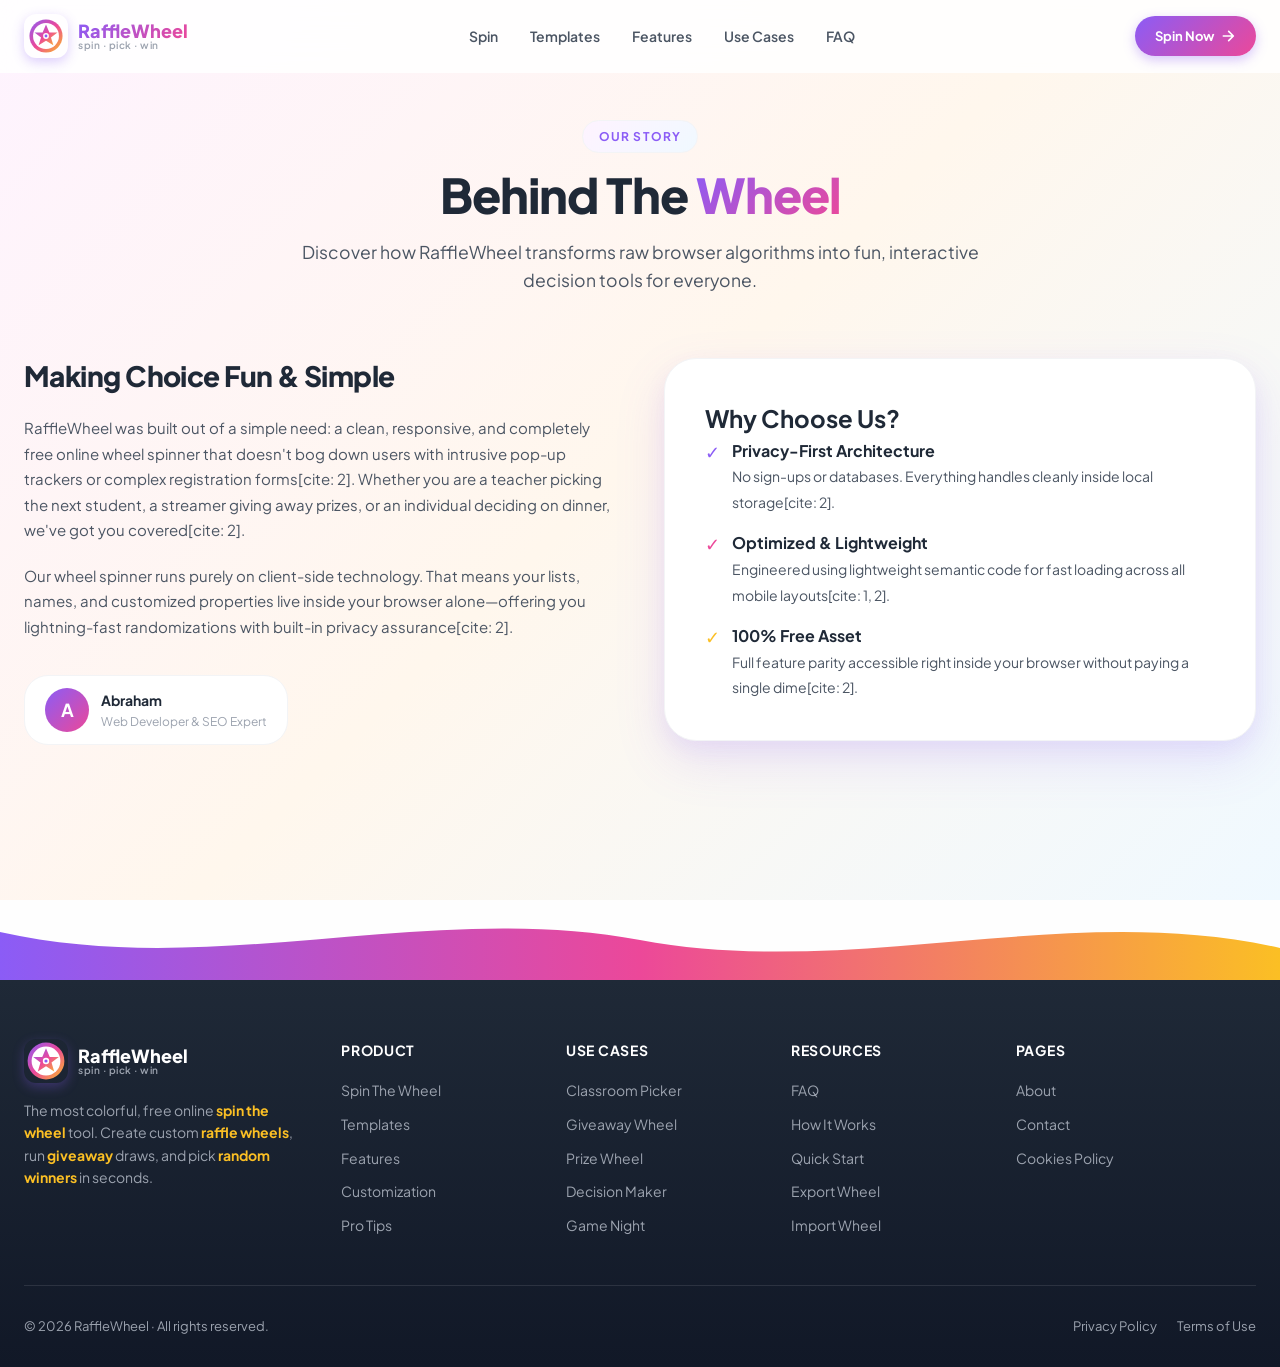
<file: about.html>
<!DOCTYPE html>
<html lang="en">
<head>
    <meta charset="UTF-8">
    <meta name="viewport" content="width=device-width, initial-scale=1.0, maximum-scale=5.0">
    <meta name="theme-color" content="#8b5cf6">
    <title>About Us · RaffleWheel</title>
    <meta name="description" content="Meet Abraham, the developer behind RaffleWheel. Learn more about our mission to create the ultimate free online spin the wheel tool.">
    <link rel="canonical" href="https://rafflewheel.github.io/about">

    <!-- Favicon -->
    <link rel="icon" type="image/png" sizes="32x32" href="/favicon.png"> 

    <!-- Preconnect -->
    <link rel="preconnect" href="https://fonts.googleapis.com">
    <link rel="preconnect" href="https://fonts.gstatic.com" crossorigin>
    <link href="https://fonts.googleapis.com/css2?family=Plus+Jakarta+Sans:wght@400;500;600;700;800&display=swap" rel="stylesheet">

    <link rel="stylesheet" href="css/styles.css">
    
    <style>
        .about-section {
            padding: 120px 0 80px;
            background: linear-gradient(135deg, #fef3ff 0%, #fff7ed 50%, #f0f9ff 100%);
            min-height: 100vh;
        }
        .about-grid {
            display: grid;
            grid-template-columns: 1fr 1fr;
            gap: 48px;
            align-items: center;
            margin-top: 40px;
        }
        .about-card {
            background: var(--c-card);
            border: 1px solid var(--c-border);
            border-radius: var(--radius-xl);
            padding: 40px;
            box-shadow: var(--shadow-lg);
        }
        .about-content h2 {
            font-size: 1.75rem;
            font-weight: 800;
            color: var(--c-text);
            margin-bottom: 16px;
            letter-spacing: -0.02em;
        }
        .about-content p {
            color: var(--c-text-soft);
            font-size: 15px;
            line-height: 1.7;
            margin-bottom: 20px;
        }
        .creator-badge {
            display: inline-flex;
            align-items: center;
            gap: 12px;
            background: white;
            border: 1px solid var(--c-border);
            padding: 12px 20px;
            border-radius: var(--radius-lg);
            margin-top: 16px;
        }
        .creator-avatar {
            width: 44px;
            height: 44px;
            background: linear-gradient(135deg, #8b5cf6, #ec4899);
            border-radius: 50%;
            display: flex;
            align-items: center;
            justify-content: center;
            color: white;
            font-weight: 700;
            font-size: 18px;
        }
        .creator-info h4 {
            font-size: 14px;
            font-weight: 700;
            color: var(--c-text);
            margin: 0;
        }
        .creator-info span {
            font-size: 12px;
            color: var(--c-text-mute);
            display: block;
        }
        @media (max-width: 768px) {
            .about-section { padding: 100px 0 60px; }
            .about-grid { grid-template-columns: 1fr; gap: 32px; }
            .about-card { padding: 24px; }
        }
    </style>
</head>
<body>
    <!-- Header Container -->
    <div id="header-container"></div>

    <main>
        <section class="about-section">
            <div class="container">
                <div class="section-head" style="text-align: center; margin-bottom: 60px;">
                    <span class="section-tag">Our Story</span>
                    <h1 class="section-title">Behind The <span class="gradient-text">Wheel</span></h1>
                    <p class="section-subtitle">Discover how RaffleWheel transforms raw browser algorithms into fun, interactive decision tools for everyone.</p>
                </div>

                <div class="about-grid">
                    <div class="about-content">
                        <h2>Making Choice Fun & Simple</h2>
                        <p>RaffleWheel was built out of a simple need: a clean, responsive, and completely free online wheel spinner that doesn't bog down users with intrusive pop-up trackers or complex registration forms[cite: 2]. Whether you are a teacher picking the next student, a streamer giving away prizes, or an individual deciding on dinner, we've got you covered[cite: 2].</p>
                        <p>Our wheel spinner runs purely on client-side technology. That means your lists, names, and customized properties live inside your browser alone—offering you lightning-fast randomizations with built-in privacy assurance[cite: 2].</p>
                        
                        <div class="creator-badge">
                            <div class="creator-avatar">A</div>
                            <div class="creator-info">
                                <h4>Abraham</h4>
                                <span>Web Developer & SEO Expert</span>
                            </div>
                        </div>
                    </div>

                    <div class="about-card">
                        <h2>Why Choose Us?</h2>
                        <ul style="padding-left: 0; list-style: none;">
                            <li style="margin-bottom: 16px; display: flex; gap: 12px; align-items: flex-start;">
                                <span style="color: #8b5cf6; font-weight: bold; font-size: 18px;">✓</span>
                                <div>
                                    <strong style="color: var(--c-text); display: block;">Privacy-First Architecture</strong>
                                    <span style="font-size: 14px; color: var(--c-text-soft);">No sign-ups or databases. Everything handles cleanly inside local storage[cite: 2].</span>
                                </div>
                            </li>
                            <li style="margin-bottom: 16px; display: flex; gap: 12px; align-items: flex-start;">
                                <span style="color: #ec4899; font-weight: bold; font-size: 18px;">✓</span>
                                <div>
                                    <strong style="color: var(--c-text); display: block;">Optimized & Lightweight</strong>
                                    <span style="font-size: 14px; color: var(--c-text-soft);">Engineered using lightweight semantic code for fast loading across all mobile layouts[cite: 1, 2].</span>
                                </div>
                            </li>
                            <li style="margin-bottom: 0; display: flex; gap: 12px; align-items: flex-start;">
                                <span style="color: #fbbf24; font-weight: bold; font-size: 18px;">✓</span>
                                <div>
                                    <strong style="color: var(--c-text); display: block;">100% Free Asset</strong>
                                    <span style="font-size: 14px; color: var(--c-text-soft);">Full feature parity accessible right inside your browser without paying a single dime[cite: 2].</span>
                                </div>
                            </li>
                        </ul>
                    </div>
                </div>
            </div>
        </section>
    </main>

    <!-- Footer Container -->
    <div id="footer-container"></div>

    <script src="js/header.js"></script>
    <script src="js/footer.js"></script>
</body>
</html>
</file>
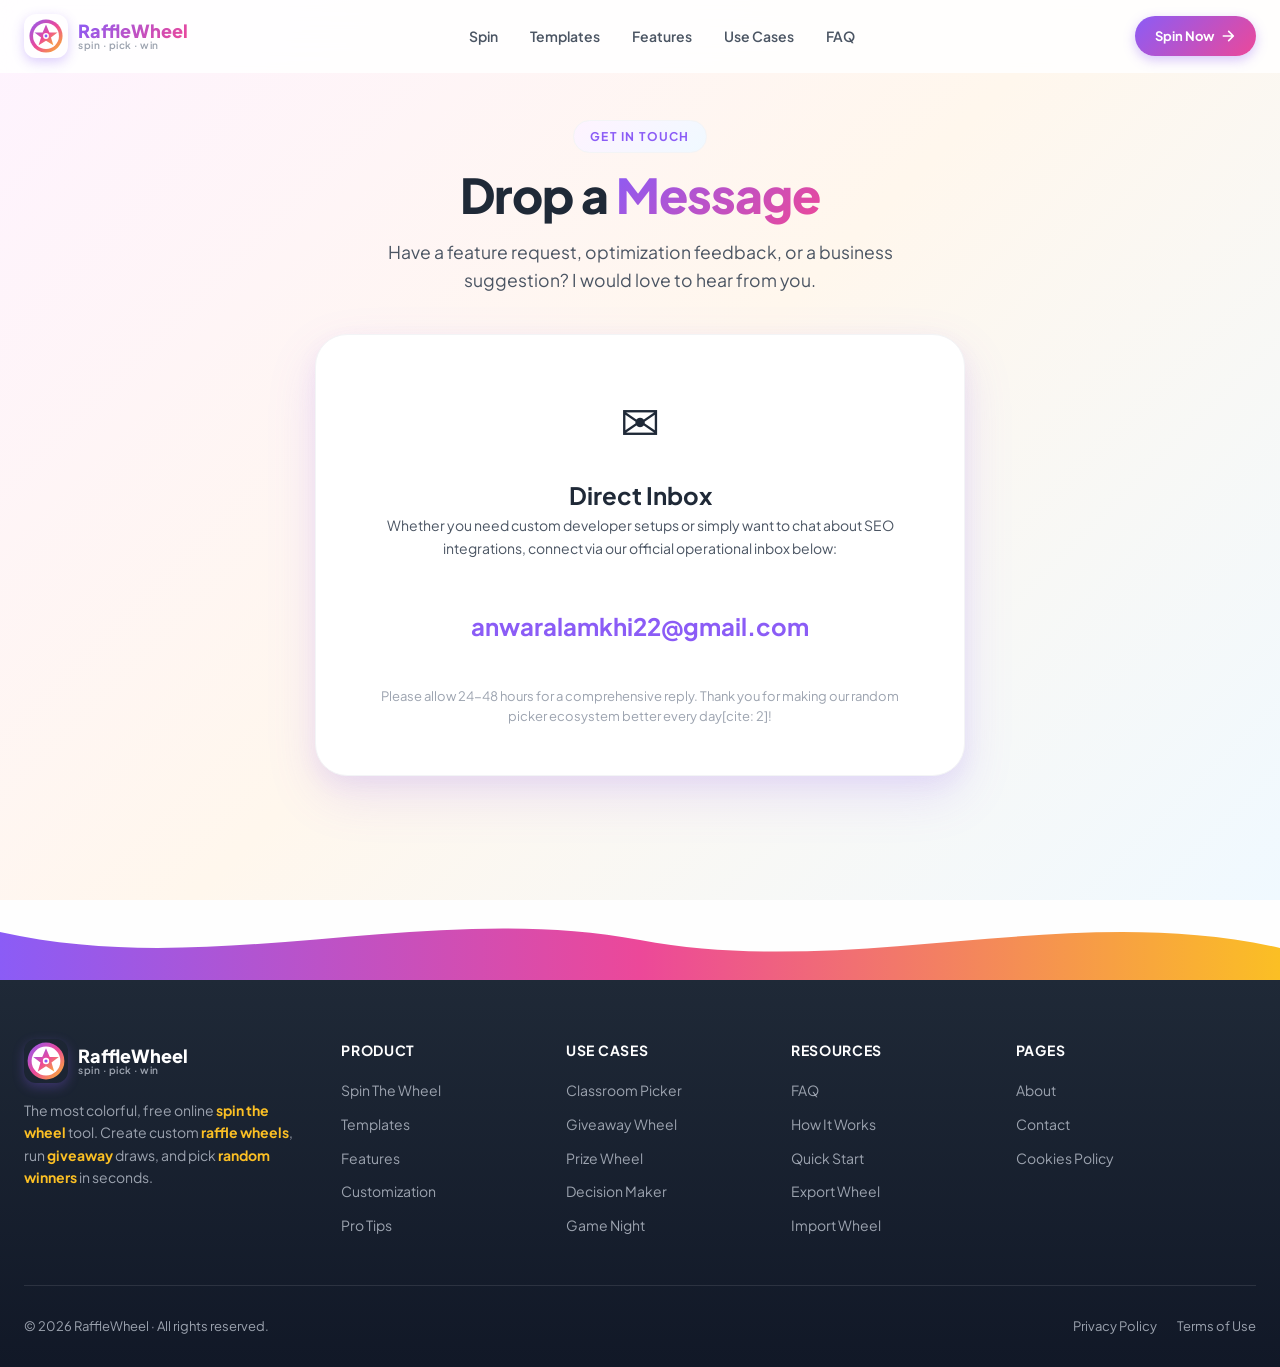
<file: contact.html>
<!DOCTYPE html>
<html lang="en">
<head>
    <meta charset="UTF-8">
    <meta name="viewport" content="width=device-width, initial-scale=1.0, maximum-scale=5.0">
    <meta name="theme-color" content="#8b5cf6">
    <title>Contact Us · RaffleWheel</title>
    <meta name="description" content="Get in touch with Abraham at RaffleWheel for feature requests, business collaborations, or general questions.">
    <link rel="canonical" href="https://rafflewheel.github.io/contact">

    <!-- Favicon -->
    <link rel="icon" type="image/png" sizes="32x32" href="/favicon.png">
  
    <!-- Preconnect -->
    <link rel="preconnect" href="https://fonts.googleapis.com">
    <link rel="preconnect" href="https://fonts.gstatic.com" crossorigin>
    <link href="https://fonts.googleapis.com/css2?family=Plus+Jakarta+Sans:wght@400;500;600;700;800&display=swap" rel="stylesheet">

    <link rel="stylesheet" href="css/styles.css">
    
    <style>
        .contact-section {
            padding: 120px 0 80px;
            background: linear-gradient(135deg, #fef3ff 0%, #fff7ed 50%, #f0f9ff 100%);
            min-height: 100vh;
        }
        .contact-card {
            background: var(--c-card);
            border: 1px solid var(--c-border);
            border-radius: var(--radius-xl);
            padding: 48px;
            box-shadow: var(--shadow-lg);
            text-align: center;
            max-width: 650px;
            margin: 40px auto 0;
        }
        .contact-methods {
            margin-top: 32px;
        }
        .email-link {
            display: inline-block;
            font-size: 1.5rem;
            font-weight: 700;
            color: #8b5cf6;
            text-decoration: none;
            margin: 16px 0;
            word-break: break-all;
            transition: color var(--transition-fast);
        }
        .email-link:hover {
            color: #ec4899;
        }
        .contact-note {
            font-size: 14px;
            color: var(--c-text-soft);
            line-height: 1.6;
        }
        @media (max-width: 768px) {
            .contact-section { padding: 100px 0 60px; }
            .contact-card { padding: 32px 20px; }
            .email-link { font-size: 1.2rem; }
        }
    </style>
</head>
<body>
    <!-- Header Container -->
    <div id="header-container"></div>

    <main>
        <section class="contact-section">
            <div class="container">
                <div class="section-head" style="text-align: center; max-width: 600px; margin: 0 auto;">
                    <span class="section-tag">Get in Touch</span>
                    <h1 class="section-title">Drop a <span class="gradient-text">Message</span></h1>
                    <p class="section-subtitle">Have a feature request, optimization feedback, or a business suggestion? I would love to hear from you.</p>
                </div>

                <div class="contact-card">
                    <div style="font-size: 48px; margin-bottom: 16px;">✉️</div>
                    <h2>Direct Inbox</h2>
                    <p class="contact-note">Whether you need custom developer setups or simply want to chat about SEO integrations, connect via our official operational inbox below:</p>
                    
                    <div class="contact-methods">
                        <a href="mailto:anwaralamkhi22@gmail.com" class="email-link">anwaralamkhi22@gmail.com</a>
                    </div>

                    <p class="contact-note" style="margin-top: 24px; font-size: 13px; color: var(--c-text-mute);">
                        Please allow 24-48 hours for a comprehensive reply. Thank you for making our random picker ecosystem better every day[cite: 2]!
                    </p>
                </div>
            </div>
        </section>
    </main>

    <!-- Footer Container -->
    <div id="footer-container"></div>

    <script src="js/header.js"></script>
    <script src="js/footer.js"></script>
</body>
</html>
</file>
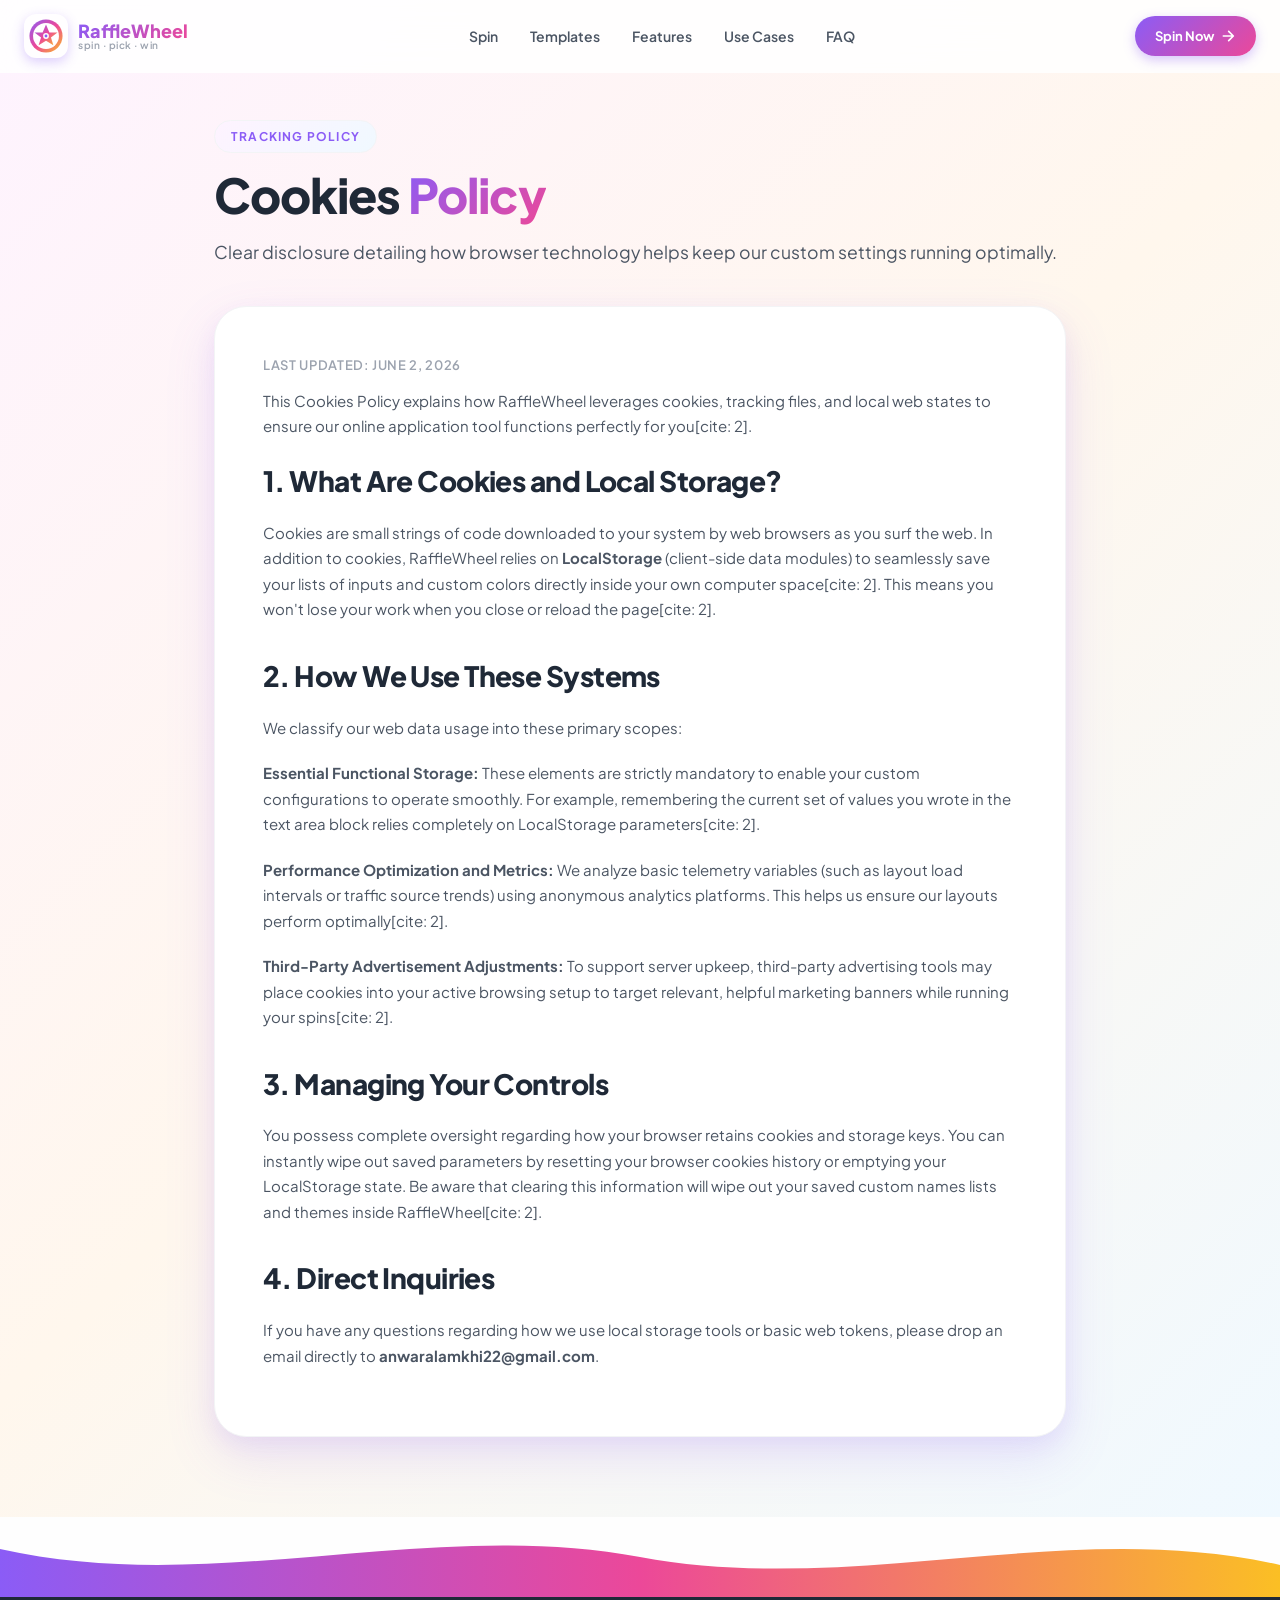
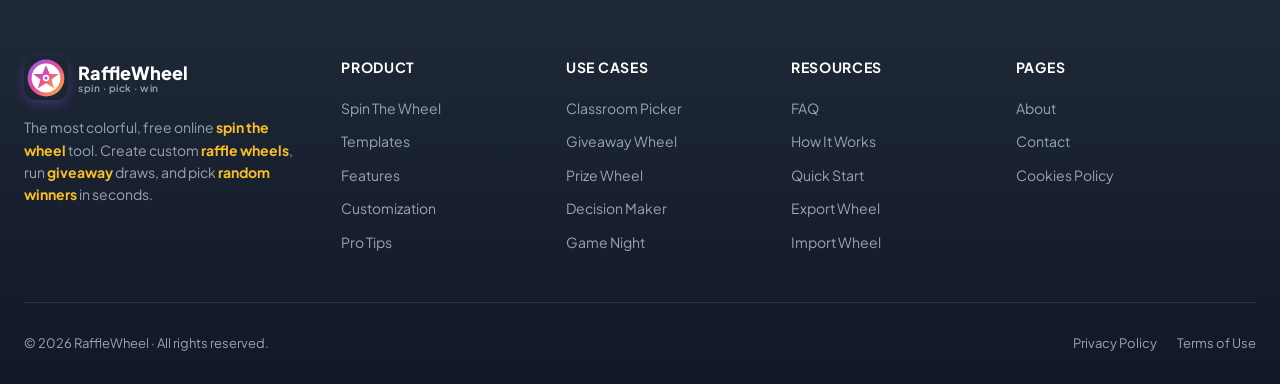
<file: cookies.html>
<!DOCTYPE html>
<html lang="en">
<head>
    <meta charset="UTF-8">
    <meta name="viewport" content="width=device-width, initial-scale=1.0, maximum-scale=5.0">
    <meta name="theme-color" content="#8b5cf6">
    <title>Cookies Policy · RaffleWheel</title>
    <meta name="description" content="Cookies Policy for RaffleWheel. Understand how we use cookies and web storage components on our platform.">
    <meta name="robots" content="noindex, follow">
    <link rel="canonical" href="https://rafflewheel.github.io/cookies">

    <!-- Favicon -->
  <link rel="icon" type="image/png" sizes="32x32" href="/favicon.png">

    <!-- Preconnect -->
    <link rel="preconnect" href="https://fonts.googleapis.com">
    <link rel="preconnect" href="https://fonts.gstatic.com" crossorigin>
    <link href="https://fonts.googleapis.com/css2?family=Plus+Jakarta+Sans:wght@400;500;600;700;800&display=swap" rel="stylesheet">

    <link rel="stylesheet" href="css/styles.css">
    
    <style>
        .legal-section {
            padding: 120px 0 80px;
            background: linear-gradient(135deg, #fef3ff 0%, #fff7ed 50%, #f0f9ff 100%);
            min-height: 100vh;
        }
        .legal-card {
            background: var(--c-card);
            border: 1px solid var(--c-border);
            border-radius: var(--radius-xl);
            padding: 48px;
            box-shadow: var(--shadow-lg);
        }
        .legal-content h2 {
            font-size: 1.75rem;
            font-weight: 800;
            margin: 32px 0 16px;
            color: var(--c-text);
            letter-spacing: -0.02em;
        }
        .legal-content h2:first-of-type {
            margin-top: 0;
        }
        .legal-content p {
            color: var(--c-text-soft);
            margin-bottom: 20px;
            font-size: 15px;
            line-height: 1.7;
        }
        .meta-date {
            font-size: 13px;
            color: var(--c-text-mute);
            font-weight: 600;
            text-transform: uppercase;
            letter-spacing: 0.05em;
            margin-bottom: 12px;
            display: block;
        }
        @media (max-width: 768px) {
            .legal-section { padding: 100px 0 60px; }
            .legal-card { padding: 24px 16px; }
            .legal-content h2 { font-size: 1.4rem; }
        }
    </style>
</head>
<body>
    <!-- Header Container -->
    <div id="header-container"></div>

    <main>
        <section class="legal-section">
            <div class="container" style="max-width: 900px;">
                <div class="section-head" style="text-align: left; max-width: 100%; margin-bottom: 40px;">
                    <span class="section-tag">Tracking Policy</span>
                    <h1 class="section-title">Cookies <span class="gradient-text">Policy</span></h1>
                    <p class="section-subtitle">Clear disclosure detailing how browser technology helps keep our custom settings running optimally.</p>
                </div>

                <div class="legal-card">
                    <span class="meta-date">Last Updated: June 2, 2026</span>
                    <div class="legal-content">
                        <p>This Cookies Policy explains how RaffleWheel leverages cookies, tracking files, and local web states to ensure our online application tool functions perfectly for you[cite: 2].</p>
                        
                        <h2>1. What Are Cookies and Local Storage?</h2>
                        <p>Cookies are small strings of code downloaded to your system by web browsers as you surf the web. In addition to cookies, RaffleWheel relies on <strong>LocalStorage</strong> (client-side data modules) to seamlessly save your lists of inputs and custom colors directly inside your own computer space[cite: 2]. This means you won't lose your work when you close or reload the page[cite: 2].</p>

                        <h2>2. How We Use These Systems</h2>
                        <p>We classify our web data usage into these primary scopes:</p>
                        <p><strong>Essential Functional Storage:</strong> These elements are strictly mandatory to enable your custom configurations to operate smoothly. For example, remembering the current set of values you wrote in the text area block relies completely on LocalStorage parameters[cite: 2].</p>
                        <p><strong>Performance Optimization and Metrics:</strong> We analyze basic telemetry variables (such as layout load intervals or traffic source trends) using anonymous analytics platforms. This helps us ensure our layouts perform optimally[cite: 2].</p>
                        <p><strong>Third-Party Advertisement Adjustments:</strong> To support server upkeep, third-party advertising tools may place cookies into your active browsing setup to target relevant, helpful marketing banners while running your spins[cite: 2].</p>

                        <h2>3. Managing Your Controls</h2>
                        <p>You possess complete oversight regarding how your browser retains cookies and storage keys. You can instantly wipe out saved parameters by resetting your browser cookies history or emptying your LocalStorage state. Be aware that clearing this information will wipe out your saved custom names lists and themes inside RaffleWheel[cite: 2].</p>

                        <h2>4. Direct Inquiries</h2>
                        <p>If you have any questions regarding how we use local storage tools or basic web tokens, please drop an email directly to <strong>anwaralamkhi22@gmail.com</strong>.</p>
                    </div>
                </div>
            </div>
        </section>
    </main>

    <!-- Footer Container -->
    <div id="footer-container"></div>

    <script src="js/header.js"></script>
    <script src="js/footer.js"></script>
</body>
</html>
</file>
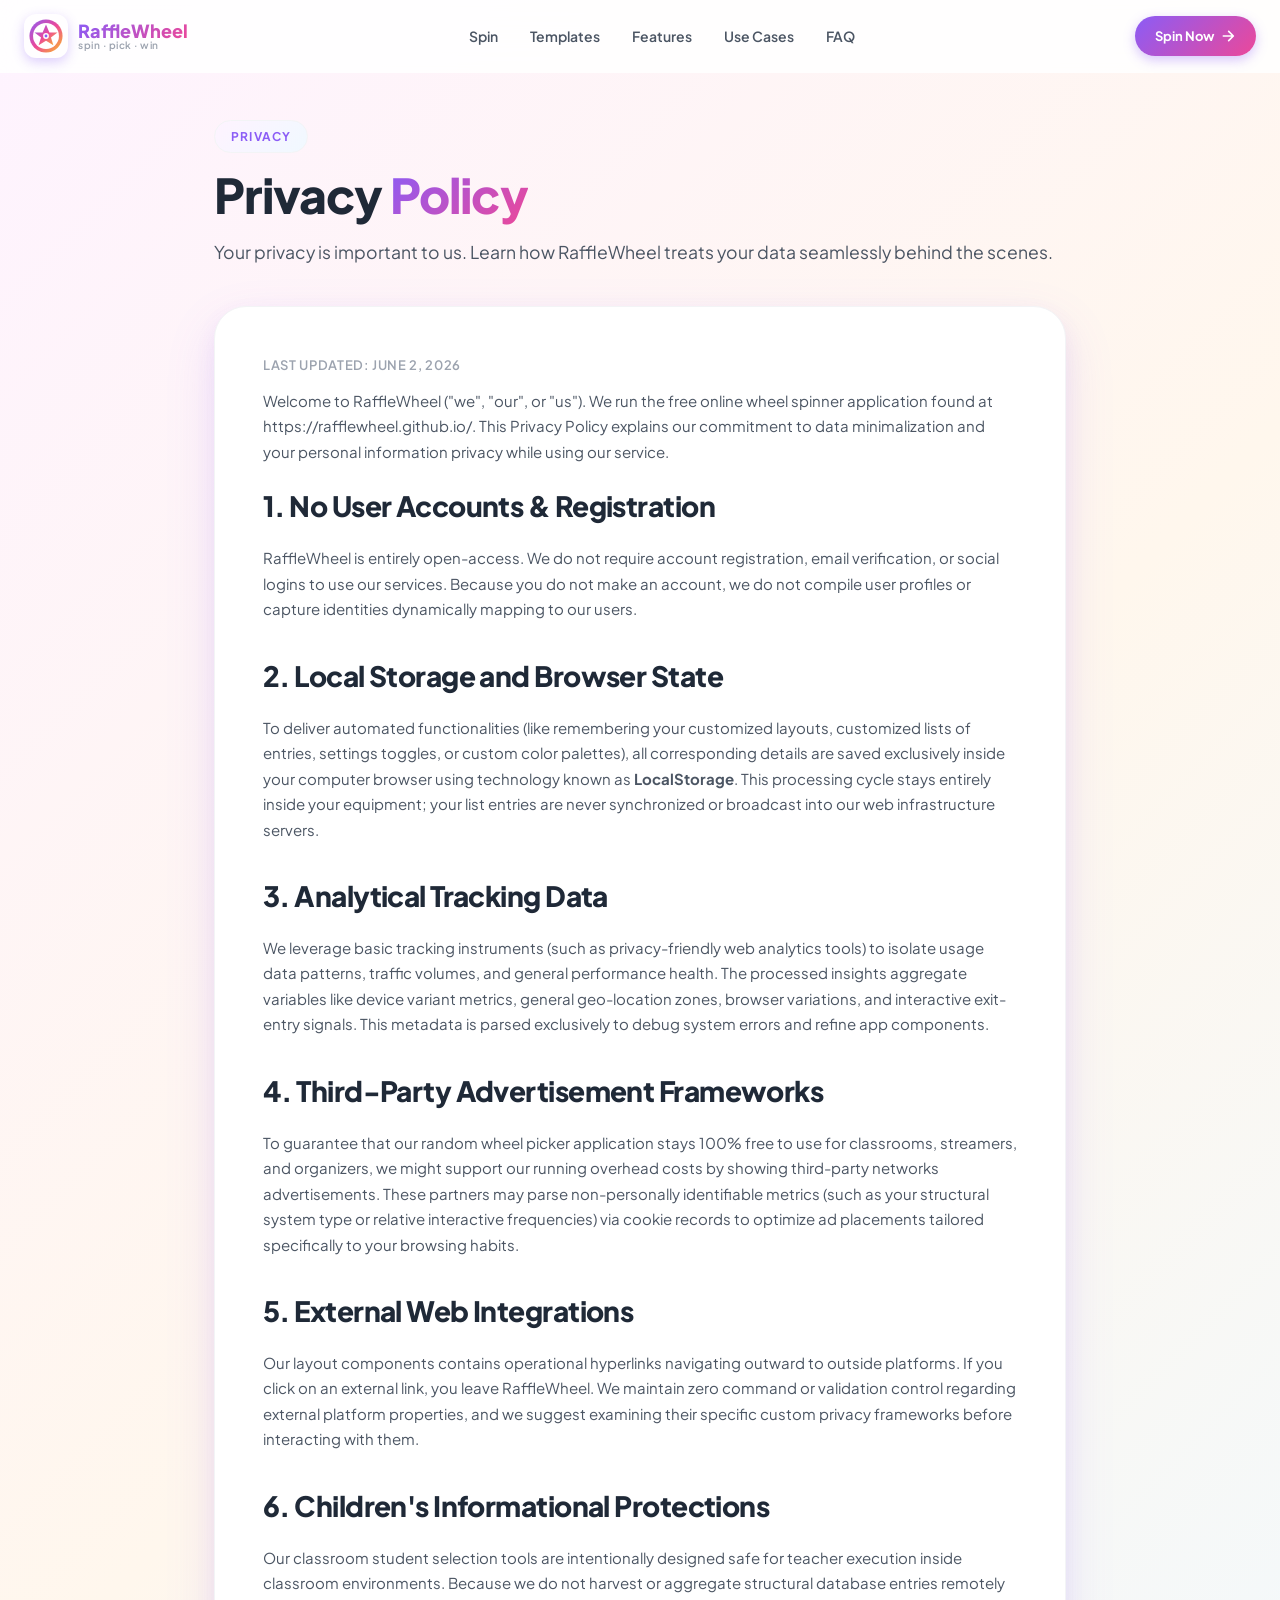
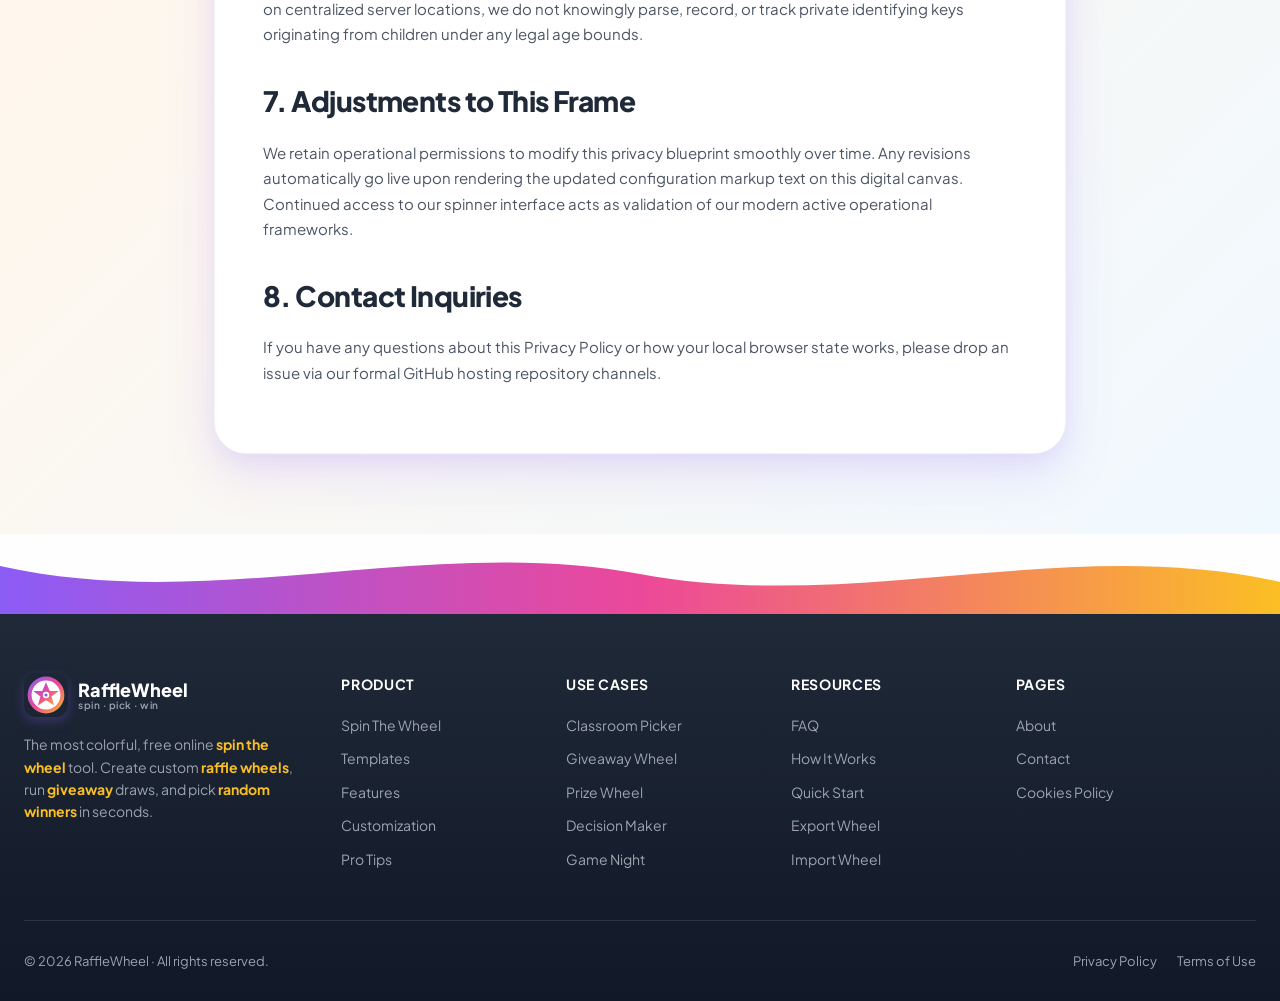
<file: privacy.html>
<!DOCTYPE html>
<html lang="en">
<head>
    <meta charset="UTF-8">
    <meta name="viewport" content="width=device-width, initial-scale=1.0, maximum-scale=5.0">
    <meta name="theme-color" content="#8b5cf6">
    <title>Privacy Policy · RaffleWheel</title>
    <meta name="description" content="Privacy Policy for RaffleWheel. Learn how we handle your data when using our free online spin the wheel tool.">
    <meta name="robots" content="noindex, follow">
    <link rel="canonical" href="https://rafflewheel.github.io/privacy">

    <!-- Favicon -->
    <link rel="icon" type="image/png" sizes="32x32" href="/favicon.png">
  
    <!-- Preconnect -->
    <link rel="preconnect" href="https://fonts.googleapis.com">
    <link rel="preconnect" href="https://fonts.gstatic.com" crossorigin>
    <link href="https://fonts.googleapis.com/css2?family=Plus+Jakarta+Sans:wght@400;500;600;700;800&display=swap" rel="stylesheet">

    <link rel="stylesheet" href="css/styles.css">
    
    <style>
        .legal-section {
            padding: 120px 0 80px;
            background: linear-gradient(135deg, #fef3ff 0%, #fff7ed 50%, #f0f9ff 100%);
            min-height: 100vh;
        }
        .legal-card {
            background: var(--c-card);
            border: 1px solid var(--c-border);
            border-radius: var(--radius-xl);
            padding: 48px;
            box-shadow: var(--shadow-lg);
        }
        .legal-content h2 {
            font-size: 1.75rem;
            font-weight: 800;
            margin: 32px 0 16px;
            color: var(--c-text);
            letter-spacing: -0.02em;
        }
        .legal-content h2:first-of-type {
            margin-top: 0;
        }
        .legal-content p {
            color: var(--c-text-soft);
            margin-bottom: 20px;
            font-size: 15px;
            line-height: 1.7;
        }
        .legal-content ul {
            margin-bottom: 24px;
            padding-left: 20px;
        }
        .legal-content li {
            color: var(--c-text-soft);
            font-size: 14px;
            margin-bottom: 8px;
            list-style-type: disc;
        }
        .meta-date {
            font-size: 13px;
            color: var(--c-text-mute);
            font-weight: 600;
            text-transform: uppercase;
            letter-spacing: 0.05em;
            margin-bottom: 12px;
            display: block;
        }
        @media (max-width: 768px) {
            .legal-section { padding: 100px 0 60px; }
            .legal-card { padding: 24px 16px; }
            .legal-content h2 { font-size: 1.4rem; }
        }
    </style>
</head>
<body>
    <!-- Header Container -->
    <div id="header-container"></div>

    <main>
        <section class="legal-section">
            <div class="container" style="max-width: 900px;">
                <div class="section-head" style="text-align: left; max-width: 100%; margin-bottom: 40px;">
                    <span class="section-tag">Privacy</span>
                    <h1 class="section-title">Privacy <span class="gradient-text">Policy</span></h1>
                    <p class="section-subtitle">Your privacy is important to us. Learn how RaffleWheel treats your data seamlessly behind the scenes.</p>
                </div>

                <div class="legal-card">
                    <span class="meta-date">Last Updated: June 2, 2026</span>
                    <div class="legal-content">
                        <p>Welcome to RaffleWheel ("we", "our", or "us"). We run the free online wheel spinner application found at https://rafflewheel.github.io/. This Privacy Policy explains our commitment to data minimalization and your personal information privacy while using our service.</p>
                        
                        <h2>1. No User Accounts & Registration</h2>
                        <p>RaffleWheel is entirely open-access. We do not require account registration, email verification, or social logins to use our services. Because you do not make an account, we do not compile user profiles or capture identities dynamically mapping to our users.</p>

                        <h2>2. Local Storage and Browser State</h2>
                        <p>To deliver automated functionalities (like remembering your customized layouts, customized lists of entries, settings toggles, or custom color palettes), all corresponding details are saved exclusively inside your computer browser using technology known as <strong>LocalStorage</strong>. This processing cycle stays entirely inside your equipment; your list entries are never synchronized or broadcast into our web infrastructure servers.</p>

                        <h2>3. Analytical Tracking Data</h2>
                        <p>We leverage basic tracking instruments (such as privacy-friendly web analytics tools) to isolate usage data patterns, traffic volumes, and general performance health. The processed insights aggregate variables like device variant metrics, general geo-location zones, browser variations, and interactive exit-entry signals. This metadata is parsed exclusively to debug system errors and refine app components.</p>

                        <h2>4. Third-Party Advertisement Frameworks</h2>
                        <p>To guarantee that our random wheel picker application stays 100% free to use for classrooms, streamers, and organizers, we might support our running overhead costs by showing third-party networks advertisements. These partners may parse non-personally identifiable metrics (such as your structural system type or relative interactive frequencies) via cookie records to optimize ad placements tailored specifically to your browsing habits.</p>

                        <h2>5. External Web Integrations</h2>
                        <p>Our layout components contains operational hyperlinks navigating outward to outside platforms. If you click on an external link, you leave RaffleWheel. We maintain zero command or validation control regarding external platform properties, and we suggest examining their specific custom privacy frameworks before interacting with them.</p>

                        <h2>6. Children's Informational Protections</h2>
                        <p>Our classroom student selection tools are intentionally designed safe for teacher execution inside classroom environments. Because we do not harvest or aggregate structural database entries remotely on centralized server locations, we do not knowingly parse, record, or track private identifying keys originating from children under any legal age bounds.</p>

                        <h2>7. Adjustments to This Frame</h2>
                        <p>We retain operational permissions to modify this privacy blueprint smoothly over time. Any revisions automatically go live upon rendering the updated configuration markup text on this digital canvas. Continued access to our spinner interface acts as validation of our modern active operational frameworks.</p>

                        <h2>8. Contact Inquiries</h2>
                        <p>If you have any questions about this Privacy Policy or how your local browser state works, please drop an issue via our formal GitHub hosting repository channels.</p>
                    </div>
                </div>
            </div>
        </section>
    </main>

    <!-- Footer Container -->
    <div id="footer-container"></div>

    <script src="js/header.js"></script>
    <script src="js/footer.js"></script>
</body>
</html>
</file>
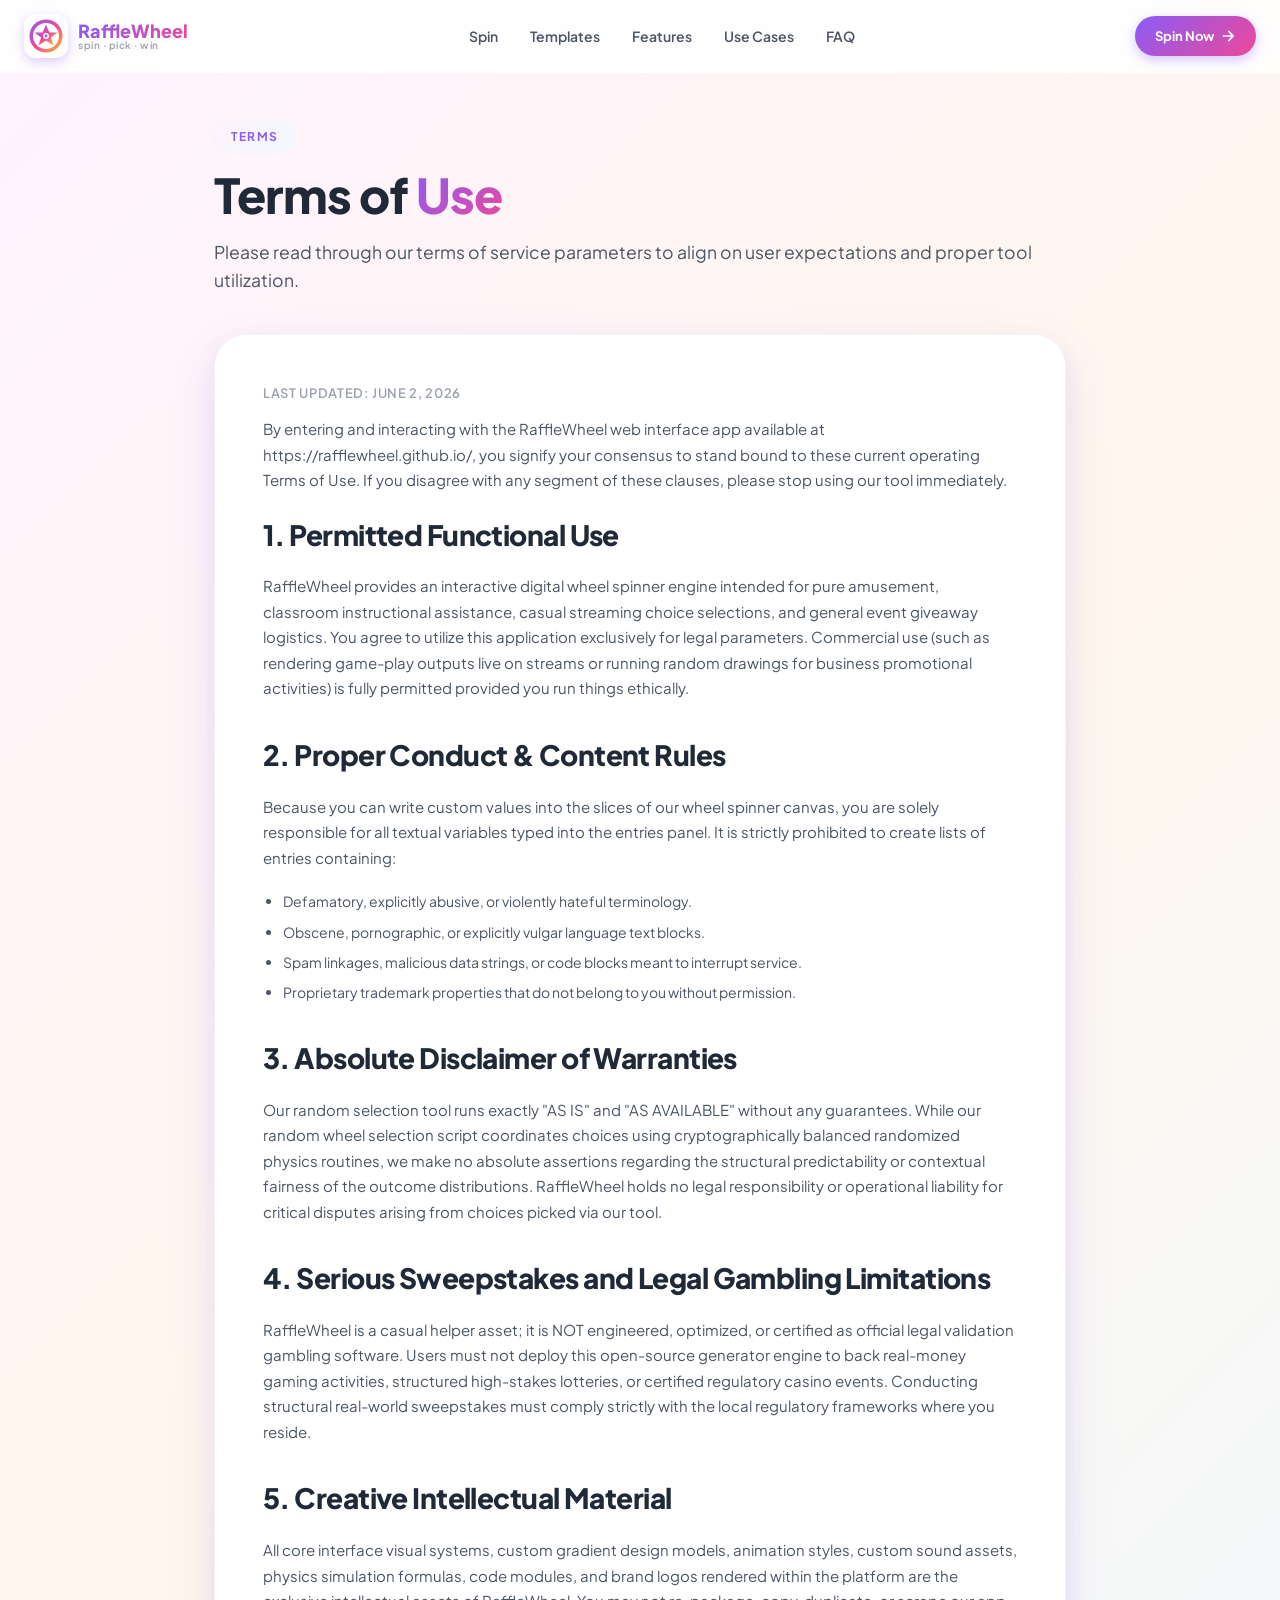
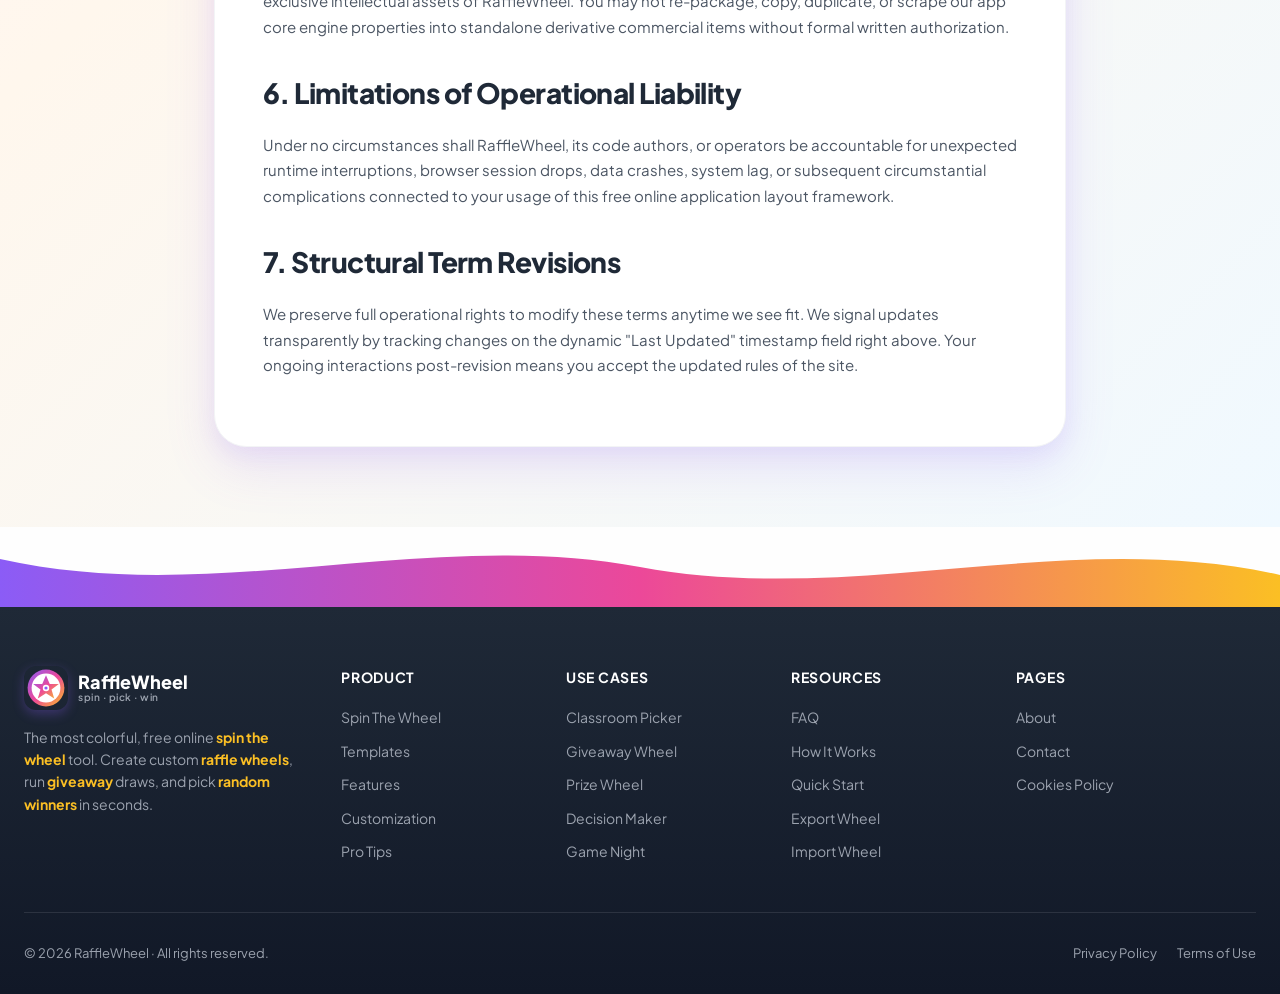
<file: terms.html>
<!DOCTYPE html>
<html lang="en">
<head>
    <meta charset="UTF-8">
    <meta name="viewport" content="width=device-width, initial-scale=1.0, maximum-scale=5.0">
    <meta name="theme-color" content="#8b5cf6">
    <title>Terms of Use · RaffleWheel</title>
    <meta name="description" content="Terms of Use for RaffleWheel. Read the terms and guidelines for using our free online spin the wheel web application.">
    <meta name="robots" content="noindex, follow">
    <link rel="canonical" href="https://rafflewheel.github.io/">

    <!-- Favicon -->
    <link rel="icon" type="image/png" sizes="32x32" href="/favicon.png">
  
    <!-- Preconnect -->
    <link rel="preconnect" href="https://fonts.googleapis.com">
    <link rel="preconnect" href="https://fonts.gstatic.com" crossorigin>
    <link href="https://fonts.googleapis.com/css2?family=Plus+Jakarta+Sans:wght@400;500;600;700;800&display=swap" rel="stylesheet">

    <link rel="stylesheet" href="css/styles.css">
    
    <style>
        .legal-section {
            padding: 120px 0 80px;
            background: linear-gradient(135deg, #fef3ff 0%, #fff7ed 50%, #f0f9ff 100%);
            min-height: 100vh;
        }
        .legal-card {
            background: var(--c-card);
            border: 1px solid var(--c-border);
            border-radius: var(--radius-xl);
            padding: 48px;
            box-shadow: var(--shadow-lg);
        }
        .legal-content h2 {
            font-size: 1.75rem;
            font-weight: 800;
            margin: 32px 0 16px;
            color: var(--c-text);
            letter-spacing: -0.02em;
        }
        .legal-content h2:first-of-type {
            margin-top: 0;
        }
        .legal-content p {
            color: var(--c-text-soft);
            margin-bottom: 20px;
            font-size: 15px;
            line-height: 1.7;
        }
        .legal-content ul {
            margin-bottom: 24px;
            padding-left: 20px;
        }
        .legal-content li {
            color: var(--c-text-soft);
            font-size: 14px;
            margin-bottom: 8px;
            list-style-type: disc;
        }
        .meta-date {
            font-size: 13px;
            color: var(--c-text-mute);
            font-weight: 600;
            text-transform: uppercase;
            letter-spacing: 0.05em;
            margin-bottom: 12px;
            display: block;
        }
        @media (max-width: 768px) {
            .legal-section { padding: 100px 0 60px; }
            .legal-card { padding: 24px 16px; }
            .legal-content h2 { font-size: 1.4rem; }
        }
    </style>
</head>
<body>
    <!-- Header Container -->
    <div id="header-container"></div>

    <main>
        <section class="legal-section">
            <div class="container" style="max-width: 900px;">
                <div class="section-head" style="text-align: left; max-width: 100%; margin-bottom: 40px;">
                    <span class="section-tag">Terms</span>
                    <h1 class="section-title">Terms of <span class="gradient-text">Use</span></h1>
                    <p class="section-subtitle">Please read through our terms of service parameters to align on user expectations and proper tool utilization.</p>
                </div>

                <div class="legal-card">
                    <span class="meta-date">Last Updated: June 2, 2026</span>
                    <div class="legal-content">
                        <p>By entering and interacting with the RaffleWheel web interface app available at https://rafflewheel.github.io/, you signify your consensus to stand bound to these current operating Terms of Use. If you disagree with any segment of these clauses, please stop using our tool immediately.</p>
                        
                        <h2>1. Permitted Functional Use</h2>
                        <p>RaffleWheel provides an interactive digital wheel spinner engine intended for pure amusement, classroom instructional assistance, casual streaming choice selections, and general event giveaway logistics. You agree to utilize this application exclusively for legal parameters. Commercial use (such as rendering game-play outputs live on streams or running random drawings for business promotional activities) is fully permitted provided you run things ethically.</p>

                        <h2>2. Proper Conduct & Content Rules</h2>
                        <p>Because you can write custom values into the slices of our wheel spinner canvas, you are solely responsible for all textual variables typed into the entries panel. It is strictly prohibited to create lists of entries containing:</p>
                        <ul>
                            <li>Defamatory, explicitly abusive, or violently hateful terminology.</li>
                            <li>Obscene, pornographic, or explicitly vulgar language text blocks.</li>
                            <li>Spam linkages, malicious data strings, or code blocks meant to interrupt service.</li>
                            <li>Proprietary trademark properties that do not belong to you without permission.</li>
                        </ul>

                        <h2>3. Absolute Disclaimer of Warranties</h2>
                        <p>Our random selection tool runs exactly "AS IS" and "AS AVAILABLE" without any guarantees. While our random wheel selection script coordinates choices using cryptographically balanced randomized physics routines, we make no absolute assertions regarding the structural predictability or contextual fairness of the outcome distributions. RaffleWheel holds no legal responsibility or operational liability for critical disputes arising from choices picked via our tool.</p>

                        <h2>4. Serious Sweepstakes and Legal Gambling Limitations</h2>
                        <p>RaffleWheel is a casual helper asset; it is NOT engineered, optimized, or certified as official legal validation gambling software. Users must not deploy this open-source generator engine to back real-money gaming activities, structured high-stakes lotteries, or certified regulatory casino events. Conducting structural real-world sweepstakes must comply strictly with the local regulatory frameworks where you reside.</p>

                        <h2>5. Creative Intellectual Material</h2>
                        <p>All core interface visual systems, custom gradient design models, animation styles, custom sound assets, physics simulation formulas, code modules, and brand logos rendered within the platform are the exclusive intellectual assets of RaffleWheel. You may not re-package, copy, duplicate, or scrape our app core engine properties into standalone derivative commercial items without formal written authorization.</p>

                        <h2>6. Limitations of Operational Liability</h2>
                        <p>Under no circumstances shall RaffleWheel, its code authors, or operators be accountable for unexpected runtime interruptions, browser session drops, data crashes, system lag, or subsequent circumstantial complications connected to your usage of this free online application layout framework.</p>

                        <h2>7. Structural Term Revisions</h2>
                        <p>We preserve full operational rights to modify these terms anytime we see fit. We signal updates transparently by tracking changes on the dynamic "Last Updated" timestamp field right above. Your ongoing interactions post-revision means you accept the updated rules of the site.</p>
                    </div>
                </div>
            </div>
        </section>
    </main>

    <!-- Footer Container -->
    <div id="footer-container"></div>

    <script src="js/header.js"></script>
    <script src="js/footer.js"></script>
</body>
</html>
</file>
<file: css/styles.css>
/* ============================================
   RaffleWheel - Spin The Wheel Styles
   Colorful Light Theme with Animations
   ============================================ */

:root {
    --c-primary: #8b5cf6;
    --c-primary-dark: #7c3aed;
    --c-secondary: #ec4899;
    --c-accent: #fbbf24;
    --c-success: #10b981;
    --c-info: #3b82f6;
    --c-bg: #fefefe;
    --c-bg-soft: #faf9ff;
    --c-bg-gradient-1: #fef3ff;
    --c-bg-gradient-2: #fff7ed;
    --c-bg-gradient-3: #f0f9ff;
    --c-text: #1f2937;
    --c-text-soft: #4b5563;
    --c-text-mute: #9ca3af;
    --c-border: #f3f4f6;
    --c-border-strong: #e5e7eb;
    --c-card: #ffffff;
    --shadow-sm: 0 1px 3px rgba(139, 92, 246, 0.06), 0 1px 2px rgba(139, 92, 246, 0.04);
    --shadow-md: 0 4px 16px rgba(139, 92, 246, 0.08), 0 2px 4px rgba(139, 92, 246, 0.05);
    --shadow-lg: 0 20px 50px rgba(139, 92, 246, 0.15), 0 8px 20px rgba(139, 92, 246, 0.08);
    --shadow-xl: 0 30px 80px rgba(139, 92, 246, 0.2);
    --radius-sm: 10px;
    --radius-md: 16px;
    --radius-lg: 24px;
    --radius-xl: 32px;
    --gradient-primary: linear-gradient(135deg, #8b5cf6 0%, #ec4899 50%, #fbbf24 100%);
    --gradient-secondary: linear-gradient(135deg, #3b82f6 0%, #8b5cf6 50%, #ec4899 100%);
    --gradient-rainbow: linear-gradient(135deg, #ff6b6b 0%, #ffd93d 25%, #6bcf7f 50%, #4d9fff 75%, #b66bff 100%);
    --transition: 0.3s cubic-bezier(0.4, 0, 0.2, 1);
}

* {
    margin: 0;
    padding: 0;
    box-sizing: border-box;
}

html {
    scroll-behavior: smooth;
}

body {
    font-family: 'Plus Jakarta Sans', system-ui, -apple-system, BlinkMacSystemFont, sans-serif;
    color: var(--c-text);
    background: var(--c-bg);
    line-height: 1.6;
    overflow-x: hidden;
    -webkit-font-smoothing: antialiased;
}

img { max-width: 100%; display: block; }
button { font-family: inherit; cursor: pointer; border: none; background: none; }
a { color: inherit; text-decoration: none; }

.container {
    max-width: 1280px;
    margin: 0 auto;
    padding: 0 24px;
}

/* ============================================
   Animated gradient text
   ============================================ */
.gradient-text {
    background: var(--gradient-primary);
    background-size: 200% 200%;
    -webkit-background-clip: text;
    background-clip: text;
    -webkit-text-fill-color: transparent;
    animation: gradientShift 6s ease infinite;
}

@keyframes gradientShift {
    0%, 100% { background-position: 0% 50%; }
    50% { background-position: 100% 50%; }
}

/* ============================================
   Buttons
   ============================================ */
.btn {
    display: inline-flex;
    align-items: center;
    gap: 10px;
    padding: 14px 26px;
    border-radius: 100px;
    font-weight: 700;
    font-size: 15px;
    transition: all var(--transition);
    position: relative;
    overflow: hidden;
    white-space: nowrap;
}

.btn-primary {
    background: var(--gradient-primary);
    background-size: 200% 200%;
    color: white;
    box-shadow: 0 8px 24px rgba(139, 92, 246, 0.35);
    animation: gradientShift 6s ease infinite;
}

.btn-primary:hover {
    transform: translateY(-3px);
    box-shadow: 0 12px 32px rgba(139, 92, 246, 0.5);
}

.btn-ghost {
    background: rgba(255, 255, 255, 0.7);
    color: var(--c-text);
    border: 2px solid var(--c-border-strong);
    backdrop-filter: blur(8px);
}

.btn-ghost:hover {
    background: white;
    border-color: var(--c-primary);
    color: var(--c-primary);
    transform: translateY(-3px);
}

.btn-lg {
    padding: 18px 36px;
    font-size: 17px;
}

/* ============================================
   SECTION 1: HERO
   ============================================ */
.hero {
    position: relative;
    padding: 100px 0 80px;
    background: linear-gradient(135deg, #fef3ff 0%, #fff7ed 50%, #f0f9ff 100%);
    overflow: hidden;
}

.hero-bg-shapes {
    position: absolute;
    inset: 0;
    pointer-events: none;
    z-index: 0;
}

.shape {
    position: absolute;
    border-radius: 50%;
    filter: blur(60px);
    opacity: 0.4;
    animation: floatShape 12s ease-in-out infinite;
}

.shape-1 {
    width: 400px; height: 400px;
    background: radial-gradient(circle, #fbbf24, transparent);
    top: -100px; right: -100px;
    animation-delay: 0s;
}

.shape-2 {
    width: 500px; height: 500px;
    background: radial-gradient(circle, #ec4899, transparent);
    bottom: -150px; left: -100px;
    animation-delay: 2s;
}

.shape-3 {
    width: 300px; height: 300px;
    background: radial-gradient(circle, #8b5cf6, transparent);
    top: 50%; left: 50%;
    animation-delay: 4s;
}

.shape-4 {
    width: 350px; height: 350px;
    background: radial-gradient(circle, #3b82f6, transparent);
    top: 20%; right: 30%;
    animation-delay: 6s;
}

@keyframes floatShape {
    0%, 100% { transform: translate(0, 0) scale(1); }
    33% { transform: translate(40px, -30px) scale(1.1); }
    66% { transform: translate(-30px, 40px) scale(0.9); }
}

.hero-grid {
    position: relative;
    z-index: 1;
    display: grid;
    grid-template-columns: 1.1fr 1fr;
    gap: 60px;
    align-items: center;
}

.hero-badge {
    display: inline-flex;
    align-items: center;
    gap: 8px;
    padding: 8px 18px;
    background: white;
    border-radius: 100px;
    font-size: 13px;
    font-weight: 600;
    color: var(--c-primary);
    box-shadow: var(--shadow-sm);
    margin-bottom: 24px;
    border: 1px solid var(--c-border);
}

.badge-dot {
    width: 8px; height: 8px;
    background: #10b981;
    border-radius: 50%;
    animation: pulse 2s ease infinite;
}

@keyframes pulse {
    0%, 100% { opacity: 1; transform: scale(1); }
    50% { opacity: 0.6; transform: scale(1.3); }
}

.hero-title {
    font-size: clamp(2.4rem, 5vw, 4.2rem);
    font-weight: 800;
    line-height: 1.05;
    letter-spacing: -0.03em;
    margin-bottom: 24px;
}

.hero-subtitle {
    font-size: 1.15rem;
    color: var(--c-text-soft);
    margin-bottom: 36px;
    max-width: 560px;
}

.hero-actions {
    display: flex;
    gap: 14px;
    flex-wrap: wrap;
    margin-bottom: 48px;
}

.hero-stats {
    display: flex;
    gap: 36px;
    padding-top: 140px;
    border-top: 1px solid var(--c-border);
}

.stat-number {
    font-size: 2rem;
    font-weight: 800;
    background: var(--gradient-primary);
    background-size: 200% 200%;
    -webkit-background-clip: text;
    background-clip: text;
    -webkit-text-fill-color: transparent;
    animation: gradientShift 6s ease infinite;
    line-height: 1;
}

.stat-label {
    font-size: 13px;
    color: var(--c-text-mute);
    font-weight: 600;
    margin-top: 4px;
}

.hero-visual {
    position: relative;
    display: flex;
    align-items: center;
    justify-content: center;
}

.hero-image-wrap {
    position: relative;
    width: 100%;
    max-width: 500px;
    border-radius: var(--radius-xl);
    overflow: hidden;
    box-shadow: var(--shadow-xl);
    animation: floatY 5s ease-in-out infinite;
}

@keyframes floatY {
    0%, 100% { transform: translateY(0); }
    50% { transform: translateY(-20px); }
}

.hero-image {
    width: 100%;
    height: auto;
    display: block;
}

.floating-card {
    position: absolute;
    background: white;
    padding: 12px 20px;
    border-radius: var(--radius-md);
    box-shadow: var(--shadow-lg);
    display: flex;
    align-items: center;
    gap: 10px;
    font-weight: 700;
    font-size: 14px;
    animation: floatY 4s ease-in-out infinite;
    z-index: 2;
}

.card-1 {
    top: 10%;
    left: -10%;
    animation-delay: 0.5s;
}

.card-2 {
    bottom: 15%;
    right: -8%;
    animation-delay: 1.5s;
}

.card-emoji {
    font-size: 24px;
}

/* ============================================
   Section common
   ============================================ */
.section-head {
    text-align: center;
    max-width: 720px;
    margin: 0 auto 60px;
}

.section-tag {
    display: inline-block;
    padding: 6px 16px;
    background: linear-gradient(135deg, #fef3ff, #f0f9ff);
    color: var(--c-primary);
    border-radius: 100px;
    font-size: 12px;
    font-weight: 700;
    letter-spacing: 0.1em;
    text-transform: uppercase;
    margin-bottom: 16px;
    border: 1px solid var(--c-border);
}

.section-title {
    font-size: clamp(2rem, 4vw, 3rem);
    font-weight: 800;
    line-height: 1.1;
    letter-spacing: -0.02em;
    margin-bottom: 16px;
}

.section-subtitle {
    font-size: 1.1rem;
    color: var(--c-text-soft);
}

/* ============================================
   SECTION 2: WHEEL APP
   ============================================ */
.wheel-section {
    padding: 100px 0;
    background: linear-gradient(180deg, #ffffff 0%, #faf9ff 100%);
}

.wheel-app {
    display: grid;
    grid-template-columns: 360px 1fr;
    gap: 32px;
    background: white;
    padding: 32px;
    border-radius: var(--radius-xl);
    box-shadow: var(--shadow-lg);
    border: 1px solid var(--c-border);
}

.wheel-sidebar {
    background: linear-gradient(180deg, #faf9ff, #fef3ff);
    border-radius: var(--radius-lg);
    padding: 24px;
    border: 1px solid var(--c-border);
}

.sidebar-tabs {
    display: flex;
    gap: 4px;
    background: white;
    padding: 4px;
    border-radius: 100px;
    margin-bottom: 24px;
    box-shadow: var(--shadow-sm);
}

.tab-btn {
    flex: 1;
    padding: 10px 12px;
    border-radius: 100px;
    font-size: 12px;
    font-weight: 700;
    color: var(--c-text-mute);
    display: flex;
    align-items: center;
    justify-content: center;
    gap: 6px;
    transition: all var(--transition);
}

.tab-btn:hover {
    color: var(--c-text);
}

.tab-btn.active {
    background: var(--gradient-primary);
    background-size: 200% 200%;
    color: white;
    box-shadow: 0 4px 12px rgba(139, 92, 246, 0.3);
    animation: gradientShift 6s ease infinite;
}

.tab-panel {
    display: none;
}

.tab-panel.active {
    display: block;
    animation: fadeIn 0.4s ease;
}

@keyframes fadeIn {
    from { opacity: 0; transform: translateY(8px); }
    to { opacity: 1; transform: translateY(0); }
}

.tab-panel h3 {
    font-size: 14px;
    font-weight: 700;
    margin-bottom: 4px;
}

.panel-hint {
    font-size: 12px;
    color: var(--c-text-mute);
    margin-bottom: 14px;
}

.entries-list {
    display: flex;
    flex-direction: column;
    gap: 8px;
    max-height: 280px;
    overflow-y: auto;
    padding-right: 6px;
    margin-bottom: 16px;
}

.entries-list::-webkit-scrollbar { width: 6px; }
.entries-list::-webkit-scrollbar-track { background: rgba(0,0,0,0.04); border-radius: 100px; }
.entries-list::-webkit-scrollbar-thumb { background: var(--c-primary); border-radius: 100px; }

.entry-row {
    display: flex;
    align-items: center;
    gap: 10px;
    background: white;
    padding: 8px 10px 8px 12px;
    border-radius: var(--radius-sm);
    border: 1px solid var(--c-border);
    transition: all var(--transition);
}

.entry-row:hover {
    border-color: var(--c-primary);
    box-shadow: var(--shadow-sm);
}

.entry-color {
    width: 22px; height: 22px;
    border-radius: 6px;
    flex-shrink: 0;
    cursor: pointer;
    border: 2px solid white;
    box-shadow: 0 0 0 1px var(--c-border);
    transition: transform var(--transition);
}

.entry-color:hover { transform: scale(1.15); }

.entry-input {
    flex: 1;
    border: none;
    background: none;
    font-size: 13px;
    font-weight: 500;
    color: var(--c-text);
    font-family: inherit;
    outline: none;
    min-width: 0;
}

.entry-input:focus {
    color: var(--c-primary);
}

.entry-remove {
    width: 26px; height: 26px;
    border-radius: 50%;
    color: var(--c-text-mute);
    font-size: 16px;
    display: flex;
    align-items: center;
    justify-content: center;
    transition: all var(--transition);
    flex-shrink: 0;
}

.entry-remove:hover {
    background: #fee2e2;
    color: #ef4444;
}

.entries-actions {
    display: flex;
    gap: 8px;
}

.btn-secondary {
    flex: 1;
    padding: 10px 14px;
    background: white;
    border: 1px solid var(--c-border-strong);
    border-radius: var(--radius-sm);
    font-size: 12px;
    font-weight: 700;
    color: var(--c-text);
    display: flex;
    align-items: center;
    justify-content: center;
    gap: 6px;
    transition: all var(--transition);
}

.btn-secondary:hover {
    background: var(--c-primary);
    color: white;
    border-color: var(--c-primary);
    transform: translateY(-2px);
}

.btn-ghost-sm {
    background: transparent;
}

.btn-ghost-sm:hover {
    background: var(--c-text-soft);
    color: white;
    border-color: var(--c-text-soft);
}

.btn-danger:hover {
    background: #ef4444;
    color: white;
    border-color: #ef4444;
}

.danger-zone {
    margin-top: 20px;
    padding-top: 20px;
    border-top: 1px dashed var(--c-border-strong);
}

/* Theme swatches */
.theme-grid {
    display: grid;
    grid-template-columns: repeat(4, 1fr);
    gap: 10px;
    margin-bottom: 12px;
}

.theme-swatch {
    aspect-ratio: 1;
    border-radius: var(--radius-sm);
    border: 3px solid white;
    box-shadow: 0 0 0 2px var(--c-border);
    transition: all var(--transition);
    cursor: pointer;
}

.theme-swatch:hover {
    transform: scale(1.08);
    box-shadow: 0 0 0 2px var(--c-primary);
}

.theme-swatch.active {
    box-shadow: 0 0 0 3px var(--c-primary);
    transform: scale(1.05);
}

.text-input {
    width: 100%;
    padding: 10px 14px;
    background: white;
    border: 1px solid var(--c-border-strong);
    border-radius: var(--radius-sm);
    font-size: 14px;
    font-family: inherit;
    color: var(--c-text);
    font-weight: 600;
    outline: none;
    transition: all var(--transition);
}

.text-input:focus {
    border-color: var(--c-primary);
    box-shadow: 0 0 0 4px rgba(139, 92, 246, 0.1);
}

/* Settings rows */
.setting-row {
    display: flex;
    align-items: center;
    justify-content: space-between;
    padding: 12px 0;
    border-bottom: 1px solid var(--c-border);
    font-size: 13px;
    font-weight: 600;
}

.setting-row:last-of-type {
    border-bottom: none;
}

.switch {
    position: relative;
    width: 44px;
    height: 24px;
    display: inline-block;
}

.switch input {
    opacity: 0;
    width: 0;
    height: 0;
}

.slider {
    position: absolute;
    inset: 0;
    background: var(--c-border-strong);
    border-radius: 100px;
    transition: var(--transition);
    cursor: pointer;
}

.slider::before {
    content: '';
    position: absolute;
    width: 18px; height: 18px;
    left: 3px; top: 3px;
    background: white;
    border-radius: 50%;
    transition: var(--transition);
    box-shadow: 0 2px 4px rgba(0,0,0,0.2);
}

input:checked + .slider {
    background: var(--c-primary);
}

input:checked + .slider::before {
    transform: translateX(20px);
}

/* Wheel stage */
.wheel-stage {
    display: flex;
    flex-direction: column;
    align-items: center;
    justify-content: center;
    padding: 24px;
    position: relative;
    min-height: 580px;
}

.wheel-pointer {
    position: absolute;
    top: 18px;
    left: 50%;
    transform: translateX(-50%) rotate(180deg);
    z-index: 10;
    filter: drop-shadow(0 4px 8px rgba(0,0,0,0.2));
    animation: pointerBounce 2s ease-in-out infinite;
}

@keyframes pointerBounce {
    0%, 100% { transform: translateX(-50%) rotate(180deg) translateY(0); }
    50% { transform: translateX(-50%) rotate(180deg) translateY(-4px); }
}

.wheel-container {
    position: relative;
    width: min(520px, 100%);
    aspect-ratio: 1;
    margin-bottom: 32px;
}

#wheel-canvas {
    width: 100%;
    height: 100%;
    border-radius: 50%;
    box-shadow:
        0 0 0 12px white,
        0 0 0 16px rgba(139, 92, 246, 0.3),
        0 30px 60px rgba(139, 92, 246, 0.4),
        0 0 80px rgba(236, 72, 153, 0.2);
    transition: filter 0.3s;
}

.wheel-container.spinning #wheel-canvas {
    filter: brightness(1.05);
}

.wheel-center {
    position: absolute;
    top: 50%;
    left: 50%;
    transform: translate(-50%, -50%);
    width: 110px;
    height: 110px;
    background: white;
    border-radius: 50%;
    display: flex;
    align-items: center;
    justify-content: center;
    font-weight: 800;
    font-size: 18px;
    color: var(--c-text);
    box-shadow:
        0 0 0 6px rgba(255,255,255,0.5),
        0 8px 24px rgba(0,0,0,0.15);
    pointer-events: none;
    z-index: 5;
    letter-spacing: 0.05em;
}

.wheel-controls {
    display: flex;
    flex-direction: column;
    align-items: center;
    gap: 16px;
}

.spin-btn {
    position: relative;
    padding: 18px 56px;
    border-radius: 100px;
    font-weight: 800;
    font-size: 18px;
    letter-spacing: 0.1em;
    color: white;
    overflow: hidden;
    transition: all var(--transition);
}

.spin-btn:disabled {
    cursor: not-allowed;
    opacity: 0.7;
}

.spin-btn-bg {
    position: absolute;
    inset: 0;
    background: var(--gradient-primary);
    background-size: 200% 200%;
    animation: gradientShift 4s ease infinite;
    z-index: 0;
}

.spin-btn-text {
    position: relative;
    z-index: 1;
}

.spin-btn:hover:not(:disabled) {
    transform: translateY(-3px) scale(1.03);
    box-shadow: 0 16px 40px rgba(139, 92, 246, 0.5);
}

.spin-btn:active:not(:disabled) {
    transform: translateY(0) scale(0.98);
}

.last-result {
    font-size: 14px;
    color: var(--c-text-mute);
    font-weight: 600;
    min-height: 20px;
    text-align: center;
}

.last-result strong {
    color: var(--c-primary);
    font-weight: 800;
}

/* ============================================
   SECTION 3: TEMPLATES
   ============================================ */
.templates-section {
    padding: 100px 0;
    background: linear-gradient(180deg, #faf9ff 0%, #fff7ed 50%, #f0f9ff 100%);
}

.templates-grid {
    display: grid;
    grid-template-columns: repeat(auto-fill, minmax(220px, 1fr));
    gap: 20px;
    margin-bottom: 60px;
}

.template-card {
    background: white;
    border-radius: var(--radius-lg);
    padding: 20px;
    border: 1px solid var(--c-border);
    cursor: pointer;
    transition: all var(--transition);
    text-align: center;
    position: relative;
    overflow: hidden;
}

.template-card::before {
    content: '';
    position: absolute;
    inset: 0;
    background: var(--card-color, var(--gradient-primary));
    opacity: 0;
    transition: opacity var(--transition);
    z-index: 0;
}

.template-card:hover {
    transform: translateY(-6px);
    box-shadow: var(--shadow-lg);
    border-color: var(--card-color, var(--c-primary));
}

.template-icon {
    width: 70px;
    height: 70px;
    margin: 0 auto 14px;
    border-radius: 50%;
    background: var(--card-color, var(--gradient-primary));
    display: flex;
    align-items: center;
    justify-content: center;
    font-size: 32px;
    position: relative;
    z-index: 1;
    box-shadow: 0 8px 20px rgba(0,0,0,0.12);
    transition: transform var(--transition);
}

.template-card:hover .template-icon {
    transform: scale(1.1) rotate(15deg);
}

.template-name {
    font-weight: 700;
    font-size: 16px;
    margin-bottom: 4px;
    position: relative;
    z-index: 1;
}

.template-desc {
    font-size: 12px;
    color: var(--c-text-mute);
    position: relative;
    z-index: 1;
}

.template-entries {
    margin-top: 12px;
    font-size: 11px;
    color: var(--c-text-mute);
    font-weight: 600;
    position: relative;
    z-index: 1;
    padding-top: 12px;
    border-top: 1px dashed var(--c-border);
}

.templates-cta {
    display: grid;
    grid-template-columns: 1fr 1fr;
    gap: 48px;
    align-items: center;
    background: white;
    padding: 48px;
    border-radius: var(--radius-xl);
    box-shadow: var(--shadow-lg);
    border: 1px solid var(--c-border);
}

.templates-cta h3 {
    font-size: 1.8rem;
    font-weight: 800;
    margin-bottom: 16px;
    line-height: 1.2;
}

.templates-cta p {
    color: var(--c-text-soft);
    margin-bottom: 20px;
    font-size: 1rem;
}

.templates-cta-tags {
    display: flex;
    flex-wrap: wrap;
    gap: 8px;
}

.pill {
    padding: 6px 14px;
    background: linear-gradient(135deg, #fef3ff, #f0f9ff);
    color: var(--c-primary);
    border-radius: 100px;
    font-size: 12px;
    font-weight: 700;
    border: 1px solid rgba(139, 92, 246, 0.2);
}

.templates-cta-image img {
    width: 100%;
    border-radius: var(--radius-lg);
    box-shadow: var(--shadow-md);
}

/* ============================================
   SECTION 4: FEATURES
   ============================================ */
.features-section {
    padding: 100px 0;
    background: white;
}

.features-grid {
    display: grid;
    grid-template-columns: repeat(auto-fit, minmax(300px, 1fr));
    gap: 24px;
}

.feature-card {
    background: white;
    padding: 32px 28px;
    border-radius: var(--radius-lg);
    border: 1px solid var(--c-border);
    transition: all var(--transition);
    position: relative;
    overflow: hidden;
}

.feature-card::before {
    content: '';
    position: absolute;
    top: 0; left: 0;
    width: 100%;
    height: 4px;
    background: var(--feature-color, var(--gradient-primary));
    transform: scaleX(0);
    transform-origin: left;
    transition: transform 0.4s;
}

.feature-card:hover {
    transform: translateY(-8px);
    box-shadow: var(--shadow-lg);
    border-color: transparent;
}

.feature-card:hover::before {
    transform: scaleX(1);
}

.feature-icon {
    width: 60px;
    height: 60px;
    border-radius: var(--radius-md);
    background: var(--feature-color-bg, linear-gradient(135deg, #fef3ff, #f0f9ff));
    color: var(--feature-color-text, var(--c-primary));
    display: flex;
    align-items: center;
    justify-content: center;
    margin-bottom: 20px;
    transition: transform var(--transition);
}

.feature-card:hover .feature-icon {
    transform: scale(1.1) rotate(-8deg);
}

.feature-1 { --feature-color: linear-gradient(90deg, #8b5cf6, #ec4899); --feature-color-bg: linear-gradient(135deg, #fef3ff, #f0f9ff); --feature-color-text: #8b5cf6; }
.feature-2 { --feature-color: linear-gradient(90deg, #fbbf24, #f97316); --feature-color-bg: linear-gradient(135deg, #fff7ed, #fef3c7); --feature-color-text: #f59e0b; }
.feature-3 { --feature-color: linear-gradient(90deg, #3b82f6, #06b6d4); --feature-color-bg: linear-gradient(135deg, #f0f9ff, #cffafe); --feature-color-text: #3b82f6; }
.feature-4 { --feature-color: linear-gradient(90deg, #10b981, #6bcf7f); --feature-color-bg: linear-gradient(135deg, #f0fdf4, #d1fae5); --feature-color-text: #10b981; }
.feature-5 { --feature-color: linear-gradient(90deg, #ec4899, #f43f5e); --feature-color-bg: linear-gradient(135deg, #fff1f2, #ffe4e6); --feature-color-text: #ec4899; }
.feature-6 { --feature-color: linear-gradient(90deg, #6366f1, #8b5cf6); --feature-color-bg: linear-gradient(135deg, #eef2ff, #ede9fe); --feature-color-text: #6366f1; }

.feature-card h3 {
    font-size: 1.25rem;
    font-weight: 800;
    margin-bottom: 8px;
}

.feature-card p {
    color: var(--c-text-soft);
    font-size: 14px;
}

/* ============================================
   SECTION 5: HOW IT WORKS
   ============================================ */
.how-section {
    padding: 100px 0;
    background: linear-gradient(180deg, white 0%, #faf9ff 100%);
}

.steps-grid {
    display: grid;
    grid-template-columns: repeat(3, 1fr);
    gap: 32px;
    position: relative;
}

.steps-grid::before {
    content: '';
    position: absolute;
    top: 60px;
    left: 12%;
    right: 12%;
    height: 2px;
    background: linear-gradient(90deg, transparent, var(--c-primary), var(--c-secondary), var(--c-accent), transparent);
    z-index: 0;
}

.step-card {
    background: white;
    padding: 40px 32px;
    border-radius: var(--radius-lg);
    text-align: center;
    position: relative;
    z-index: 1;
    border: 1px solid var(--c-border);
    transition: all var(--transition);
}

.step-card:hover {
    transform: translateY(-8px);
    box-shadow: var(--shadow-lg);
}

.step-number {
    position: absolute;
    top: -20px;
    left: 50%;
    transform: translateX(-50%);
    font-size: 4rem;
    font-weight: 900;
    background: var(--gradient-primary);
    background-size: 200% 200%;
    -webkit-background-clip: text;
    background-clip: text;
    -webkit-text-fill-color: transparent;
    opacity: 0.15;
    animation: gradientShift 6s ease infinite;
    line-height: 1;
}

.step-icon {
    width: 80px;
    height: 80px;
    margin: 0 auto 24px;
    border-radius: 50%;
    background: var(--gradient-primary);
    background-size: 200% 200%;
    color: white;
    display: flex;
    align-items: center;
    justify-content: center;
    box-shadow: 0 12px 30px rgba(139, 92, 246, 0.4);
    animation: gradientShift 6s ease infinite;
    position: relative;
}

.step-icon::before {
    content: '';
    position: absolute;
    inset: -8px;
    border-radius: 50%;
    background: linear-gradient(135deg, rgba(139, 92, 246, 0.2), rgba(236, 72, 153, 0.2));
    z-index: -1;
    animation: pulseRing 2s ease infinite;
}

@keyframes pulseRing {
    0%, 100% { transform: scale(1); opacity: 0.6; }
    50% { transform: scale(1.15); opacity: 0; }
}

.step-card h3 {
    font-size: 1.3rem;
    font-weight: 800;
    margin-bottom: 10px;
}

.step-card p {
    color: var(--c-text-soft);
    font-size: 14px;
}

/* ============================================
   SECTION 6: USE CASES
   ============================================ */
.usecases-section {
    padding: 100px 0;
    background: white;
}

.usecases-grid {
    display: grid;
    grid-template-columns: repeat(auto-fit, minmax(280px, 1fr));
    gap: 24px;
}

.usecase-card {
    background: linear-gradient(180deg, white, #faf9ff);
    padding: 36px 28px;
    border-radius: var(--radius-lg);
    border: 1px solid var(--c-border);
    transition: all var(--transition);
    position: relative;
    overflow: hidden;
}

.usecase-card::after {
    content: '';
    position: absolute;
    top: -50px; right: -50px;
    width: 200px; height: 200px;
    background: var(--gradient-primary);
    border-radius: 50%;
    filter: blur(60px);
    opacity: 0;
    transition: opacity var(--transition);
}

.usecase-card:hover {
    transform: translateY(-8px);
    border-color: transparent;
    box-shadow: var(--shadow-lg);
}

.usecase-card:hover::after {
    opacity: 0.15;
}

.usecase-emoji {
    font-size: 56px;
    margin-bottom: 16px;
    display: inline-block;
    animation: floatY 3s ease-in-out infinite;
}

.usecase-card h3 {
    font-size: 1.4rem;
    font-weight: 800;
    margin-bottom: 10px;
}

.usecase-card > p {
    color: var(--c-text-soft);
    font-size: 14px;
    margin-bottom: 18px;
}

.usecase-list {
    list-style: none;
    padding: 0;
}

.usecase-list li {
    padding: 6px 0;
    font-size: 13px;
    color: var(--c-text-soft);
    font-weight: 500;
    display: flex;
    align-items: center;
    gap: 6px;
}

.usecase-list li::before {
    content: '';
    display: inline-block;
    width: 5px; height: 5px;
    background: var(--c-primary);
    border-radius: 50%;
}

/* ============================================
   SECTION 7: CUSTOMIZE
   ============================================ */
.customize-section {
    padding: 100px 0;
    background: linear-gradient(180deg, white 0%, #fef3ff 50%, white 100%);
}

.customize-grid {
    display: grid;
    grid-template-columns: 1fr 1fr;
    gap: 60px;
    align-items: center;
}

.customize-content .section-tag,
.customize-content .section-title,
.customize-content .section-subtitle {
    text-align: left;
}

.customize-content .section-title {
    margin-bottom: 16px;
}

.customize-content .section-subtitle {
    margin-bottom: 32px;
}

.customize-list {
    display: flex;
    flex-direction: column;
    gap: 20px;
}

.customize-item {
    display: flex;
    gap: 16px;
    padding: 20px;
    background: white;
    border-radius: var(--radius-md);
    border: 1px solid var(--c-border);
    transition: all var(--transition);
}

.customize-item:hover {
    transform: translateX(8px);
    box-shadow: var(--shadow-md);
    border-color: var(--c-primary);
}

.customize-bullet {
    width: 48px; height: 48px;
    border-radius: 50%;
    background: linear-gradient(135deg, #fef3ff, #f0f9ff);
    display: flex;
    align-items: center;
    justify-content: center;
    font-size: 24px;
    flex-shrink: 0;
}

.customize-item h4 {
    font-size: 1rem;
    font-weight: 700;
    margin-bottom: 4px;
}

.customize-item p {
    color: var(--c-text-soft);
    font-size: 14px;
}

.customize-image {
    position: relative;
    border-radius: var(--radius-xl);
    overflow: hidden;
    box-shadow: var(--shadow-xl);
    animation: floatY 6s ease-in-out infinite;
}

.customize-image img {
    width: 100%;
    height: auto;
    display: block;
}

/* ============================================
   SECTION 8: TIPS
   ============================================ */
.tips-section {
    padding: 100px 0;
    background: white;
}

.tips-grid {
    display: grid;
    grid-template-columns: repeat(auto-fit, minmax(300px, 1fr));
    gap: 24px;
}

.tip-card {
    background: linear-gradient(180deg, white, #faf9ff);
    padding: 28px;
    border-radius: var(--radius-lg);
    border: 1px solid var(--c-border);
    transition: all var(--transition);
    position: relative;
    overflow: hidden;
}

.tip-card:hover {
    transform: translateY(-6px);
    box-shadow: var(--shadow-md);
    border-color: var(--c-primary);
}

.tip-num {
    display: inline-block;
    font-size: 0.85rem;
    font-weight: 800;
    background: var(--gradient-primary);
    background-size: 200% 200%;
    -webkit-background-clip: text;
    background-clip: text;
    -webkit-text-fill-color: transparent;
    animation: gradientShift 6s ease infinite;
    margin-bottom: 8px;
    letter-spacing: 0.1em;
}

.tip-card h4 {
    font-size: 1.15rem;
    font-weight: 800;
    margin-bottom: 8px;
}

.tip-card p {
    color: var(--c-text-soft);
    font-size: 14px;
}

kbd {
    display: inline-block;
    padding: 2px 8px;
    background: white;
    border: 1px solid var(--c-border-strong);
    border-bottom-width: 2px;
    border-radius: 4px;
    font-family: 'Courier New', monospace;
    font-size: 12px;
    font-weight: 700;
    color: var(--c-text);
    box-shadow: 0 1px 0 rgba(0,0,0,0.05);
}

/* ============================================
   SECTION 9: FAQ
   ============================================ */
.faq-section {
    padding: 100px 0;
    background: linear-gradient(180deg, white 0%, #f0f9ff 100%);
}

.faq-container {
    max-width: 820px;
}

.faq-list {
    display: flex;
    flex-direction: column;
    gap: 12px;
}

.faq-item {
    background: white;
    border-radius: var(--radius-md);
    border: 1px solid var(--c-border);
    overflow: hidden;
    transition: all var(--transition);
}

.faq-item:hover {
    border-color: var(--c-primary);
}

.faq-item.active {
    box-shadow: var(--shadow-md);
    border-color: var(--c-primary);
}

.faq-question {
    width: 100%;
    padding: 20px 24px;
    display: flex;
    align-items: center;
    justify-content: space-between;
    text-align: left;
    font-weight: 700;
    font-size: 16px;
    color: var(--c-text);
    transition: color var(--transition);
}

.faq-item.active .faq-question {
    color: var(--c-primary);
}

.faq-icon {
    width: 32px; height: 32px;
    border-radius: 50%;
    background: linear-gradient(135deg, #fef3ff, #f0f9ff);
    color: var(--c-primary);
    display: flex;
    align-items: center;
    justify-content: center;
    font-size: 20px;
    font-weight: 700;
    transition: all var(--transition);
    flex-shrink: 0;
    margin-left: 16px;
}

.faq-item.active .faq-icon {
    background: var(--gradient-primary);
    background-size: 200% 200%;
    color: white;
    transform: rotate(45deg);
    animation: gradientShift 6s ease infinite;
}

.faq-answer {
    max-height: 0;
    overflow: hidden;
    transition: max-height 0.4s ease, padding 0.4s ease;
}

.faq-item.active .faq-answer {
    max-height: 200px;
}

.faq-answer p {
    padding: 0 24px 20px;
    color: var(--c-text-soft);
    font-size: 15px;
    line-height: 1.6;
}

/* ============================================
   SECTION 10: CTA
   ============================================ */
.cta-section {
    padding: 100px 0;
    position: relative;
    overflow: hidden;
}

.cta-container {
    position: relative;
    background: linear-gradient(135deg, #8b5cf6 0%, #ec4899 50%, #fbbf24 100%);
    background-size: 200% 200%;
    border-radius: var(--radius-xl);
    padding: 80px 40px;
    text-align: center;
    box-shadow: var(--shadow-xl);
    animation: gradientShift 8s ease infinite;
    overflow: hidden;
}

.cta-bg-shapes {
    position: absolute;
    inset: 0;
    pointer-events: none;
    overflow: hidden;
}

.cta-shape {
    position: absolute;
    border-radius: 50%;
    background: rgba(255,255,255,0.15);
    animation: floatShape 10s ease-in-out infinite;
}

.cta-shape-1 {
    width: 300px; height: 300px;
    top: -100px; left: -100px;
    animation-delay: 0s;
}

.cta-shape-2 {
    width: 250px; height: 250px;
    bottom: -80px; right: -80px;
    animation-delay: 3s;
}

.cta-shape-3 {
    width: 200px; height: 200px;
    top: 40%; right: 20%;
    animation-delay: 5s;
}

.cta-content {
    position: relative;
    z-index: 1;
    max-width: 720px;
    margin: 0 auto;
}

.cta-content h2 {
    font-size: clamp(2rem, 4vw, 3rem);
    font-weight: 800;
    color: white;
    margin-bottom: 16px;
    line-height: 1.1;
}

.cta-content .gradient-text {
    background: linear-gradient(135deg, #fff7ed, #fef3ff);
    -webkit-background-clip: text;
    background-clip: text;
    -webkit-text-fill-color: transparent;
    background-size: 200% 200%;
}

.cta-content p {
    color: rgba(255,255,255,0.95);
    font-size: 1.15rem;
    margin-bottom: 36px;
}

.cta-actions {
    display: flex;
    gap: 16px;
    justify-content: center;
    flex-wrap: wrap;
}

.cta .btn-primary {
    background: white;
    color: var(--c-primary);
    box-shadow: 0 8px 24px rgba(0,0,0,0.2);
}

.cta .btn-primary:hover {
    background: white;
    color: var(--c-primary-dark);
}

.cta .btn-ghost {
    background: rgba(255,255,255,0.15);
    color: white;
    border: 2px solid rgba(255,255,255,0.3);
    backdrop-filter: blur(10px);
}

.cta .btn-ghost:hover {
    background: rgba(255,255,255,0.25);
    color: white;
    border-color: white;
}

/* ============================================
   MODAL
   ============================================ */
.modal {
    position: fixed;
    inset: 0;
    z-index: 1000;
    display: flex;
    align-items: center;
    justify-content: center;
    opacity: 0;
    pointer-events: none;
    transition: opacity 0.3s;
    padding: 20px;
}

.modal[aria-hidden="false"] {
    opacity: 1;
    pointer-events: auto;
}

.modal-backdrop {
    position: absolute;
    inset: 0;
    background: rgba(31, 41, 55, 0.6);
    backdrop-filter: blur(8px);
}

.modal-content {
    position: relative;
    background: white;
    padding: 48px 40px;
    border-radius: var(--radius-xl);
    text-align: center;
    max-width: 440px;
    width: 100%;
    box-shadow: var(--shadow-xl);
    transform: scale(0.8);
    transition: transform 0.4s cubic-bezier(0.34, 1.56, 0.64, 1);
}

.modal[aria-hidden="false"] .modal-content {
    transform: scale(1);
    animation: modalPop 0.6s ease;
}

@keyframes modalPop {
    0% { transform: scale(0.5) rotate(-10deg); }
    50% { transform: scale(1.1) rotate(3deg); }
    100% { transform: scale(1) rotate(0); }
}

.modal-emoji {
    font-size: 80px;
    margin-bottom: 16px;
    display: inline-block;
    animation: bounceEmoji 1s ease infinite;
}

@keyframes bounceEmoji {
    0%, 100% { transform: translateY(0) rotate(0); }
    25% { transform: translateY(-15px) rotate(-8deg); }
    75% { transform: translateY(-10px) rotate(8deg); }
}

.modal-title {
    font-size: 1.5rem;
    font-weight: 800;
    color: var(--c-text);
    margin-bottom: 8px;
}

.modal-winner {
    font-size: 2rem;
    font-weight: 800;
    background: var(--gradient-primary);
    background-size: 200% 200%;
    -webkit-background-clip: text;
    background-clip: text;
    -webkit-text-fill-color: transparent;
    animation: gradientShift 4s ease infinite;
    margin-bottom: 8px;
    word-break: break-word;
}

.modal-subtitle {
    color: var(--c-text-soft);
    margin-bottom: 28px;
}

.modal-actions {
    display: flex;
    gap: 12px;
    justify-content: center;
    flex-wrap: wrap;
}

/* ============================================
   CONFETTI
   ============================================ */
#confetti-canvas {
    position: fixed;
    top: 0;
    left: 0;
    width: 100%;
    height: 100%;
    pointer-events: none;
    z-index: 999;
}

/* ============================================
   RESPONSIVE
   ============================================ */
@media (max-width: 1024px) {
    .hero-grid {
        grid-template-columns: 1fr;
        gap: 40px;
        text-align: center;
    }

    .hero-content {
        order: 1;
    }

    .hero-visual {
        order: 0;
    }
   @media (max-width: 768px) {
    .hero-visual {
        display: none !important;
    }
}

    .hero-actions {
        justify-content: center;
    }

    .hero-stats {
        justify-content: center;
    }

    .floating-card { display: none; }

    .wheel-app {
        grid-template-columns: 1fr;
    }

    .templates-cta {
        grid-template-columns: 1fr;
        padding: 32px;
    }

    .customize-grid {
        grid-template-columns: 1fr;
        gap: 40px;
    }

    .customize-content .section-tag,
    .customize-content .section-title,
    .customize-content .section-subtitle {
        text-align: center;
    }

    .steps-grid::before {
        display: none;
    }
}

@media (max-width: 768px) {
    .container { padding: 0 16px; }
    .hero { padding: 80px 0 60px; }
    .hero-title { font-size: 2.4rem; }
    .hero-stats {
        gap: 24px;
        flex-wrap: wrap;
    }
    .stat-number { font-size: 1.6rem; }
    section { padding: 60px 0 !important; }
    .section-title { font-size: 2rem; }
    .wheel-app { padding: 16px; }
    .wheel-sidebar { padding: 16px; }
    .wheel-stage { min-height: 460px; padding: 12px; }
    .spin-btn { padding: 16px 44px; font-size: 16px; }
    .templates-grid {
        grid-template-columns: repeat(2, 1fr);
        gap: 12px;
    }
    .steps-grid { grid-template-columns: 1fr; gap: 60px; }
    .features-grid, .usecases-grid, .tips-grid {
        grid-template-columns: 1fr;
    }
    .cta-container { padding: 60px 24px; }
    .modal-content { padding: 36px 24px; }
    .modal-winner { font-size: 1.5rem; }
}

@media (max-width: 480px) {
    .hero-title { font-size: 2rem; }
    .hero-actions { flex-direction: column; align-items: stretch; }
    .btn { justify-content: center; }
    .templates-grid { grid-template-columns: 1fr 1fr; }
    .template-card { padding: 14px; }
    .template-icon { width: 50px; height: 50px; font-size: 24px; }
    .template-name { font-size: 14px; }
    .template-desc { font-size: 11px; }
    .tab-btn { font-size: 10px; padding: 8px 4px; }
    .tab-btn svg { display: none; }
    .theme-grid { grid-template-columns: repeat(4, 1fr); }
}

/* ============================================
   ACCESSIBILITY
   ============================================ */
*:focus-visible {
    outline: 3px solid var(--c-primary);
    outline-offset: 2px;
}

@media (prefers-reduced-motion: reduce) {
    *, *::before, *::after {
        animation-duration: 0.01ms !important;
        animation-iteration-count: 1 !important;
        transition-duration: 0.01ms !important;
    }
}

/* ============================================
   LOADING ANIMATION
   ============================================ */
.fade-in {
    opacity: 0;
    transform: translateY(20px);
    transition: opacity 0.8s, transform 0.8s;
}

.fade-in.visible {
    opacity: 1;
    transform: translateY(0);
}
</file>
